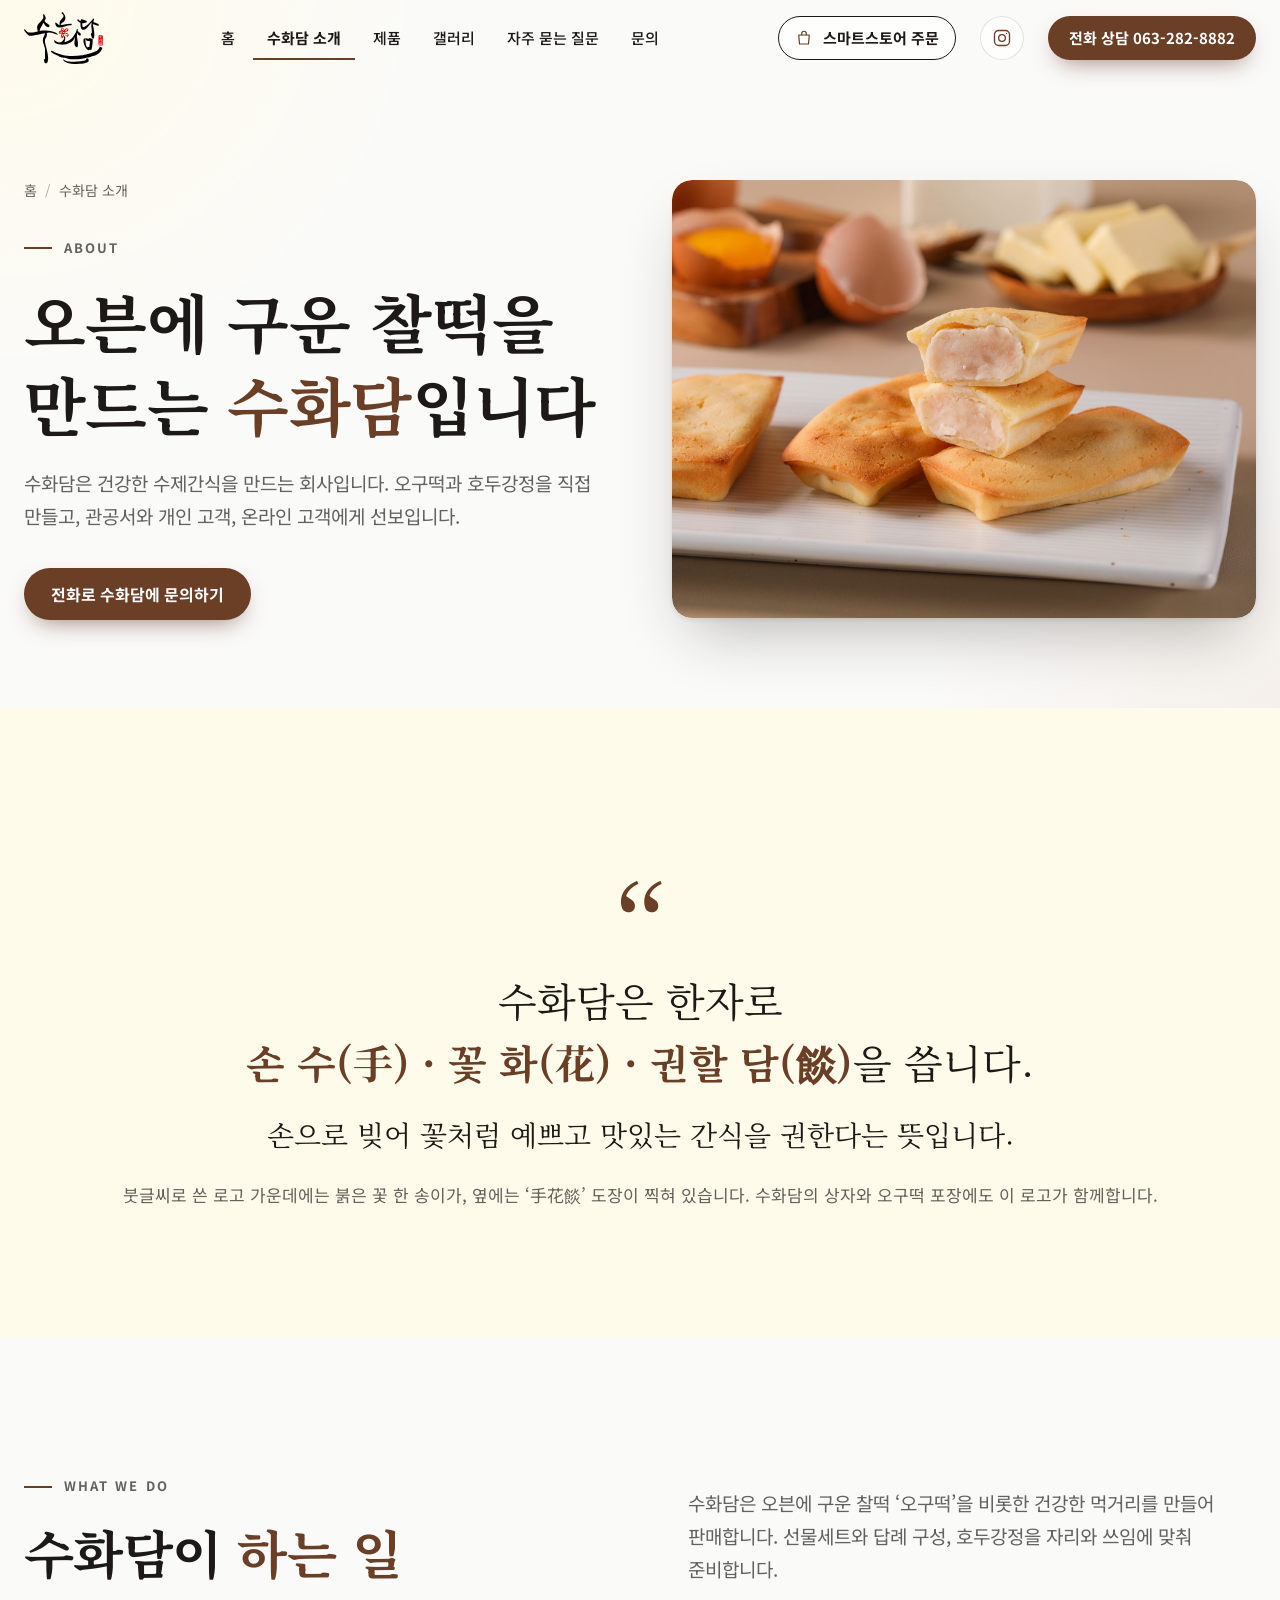
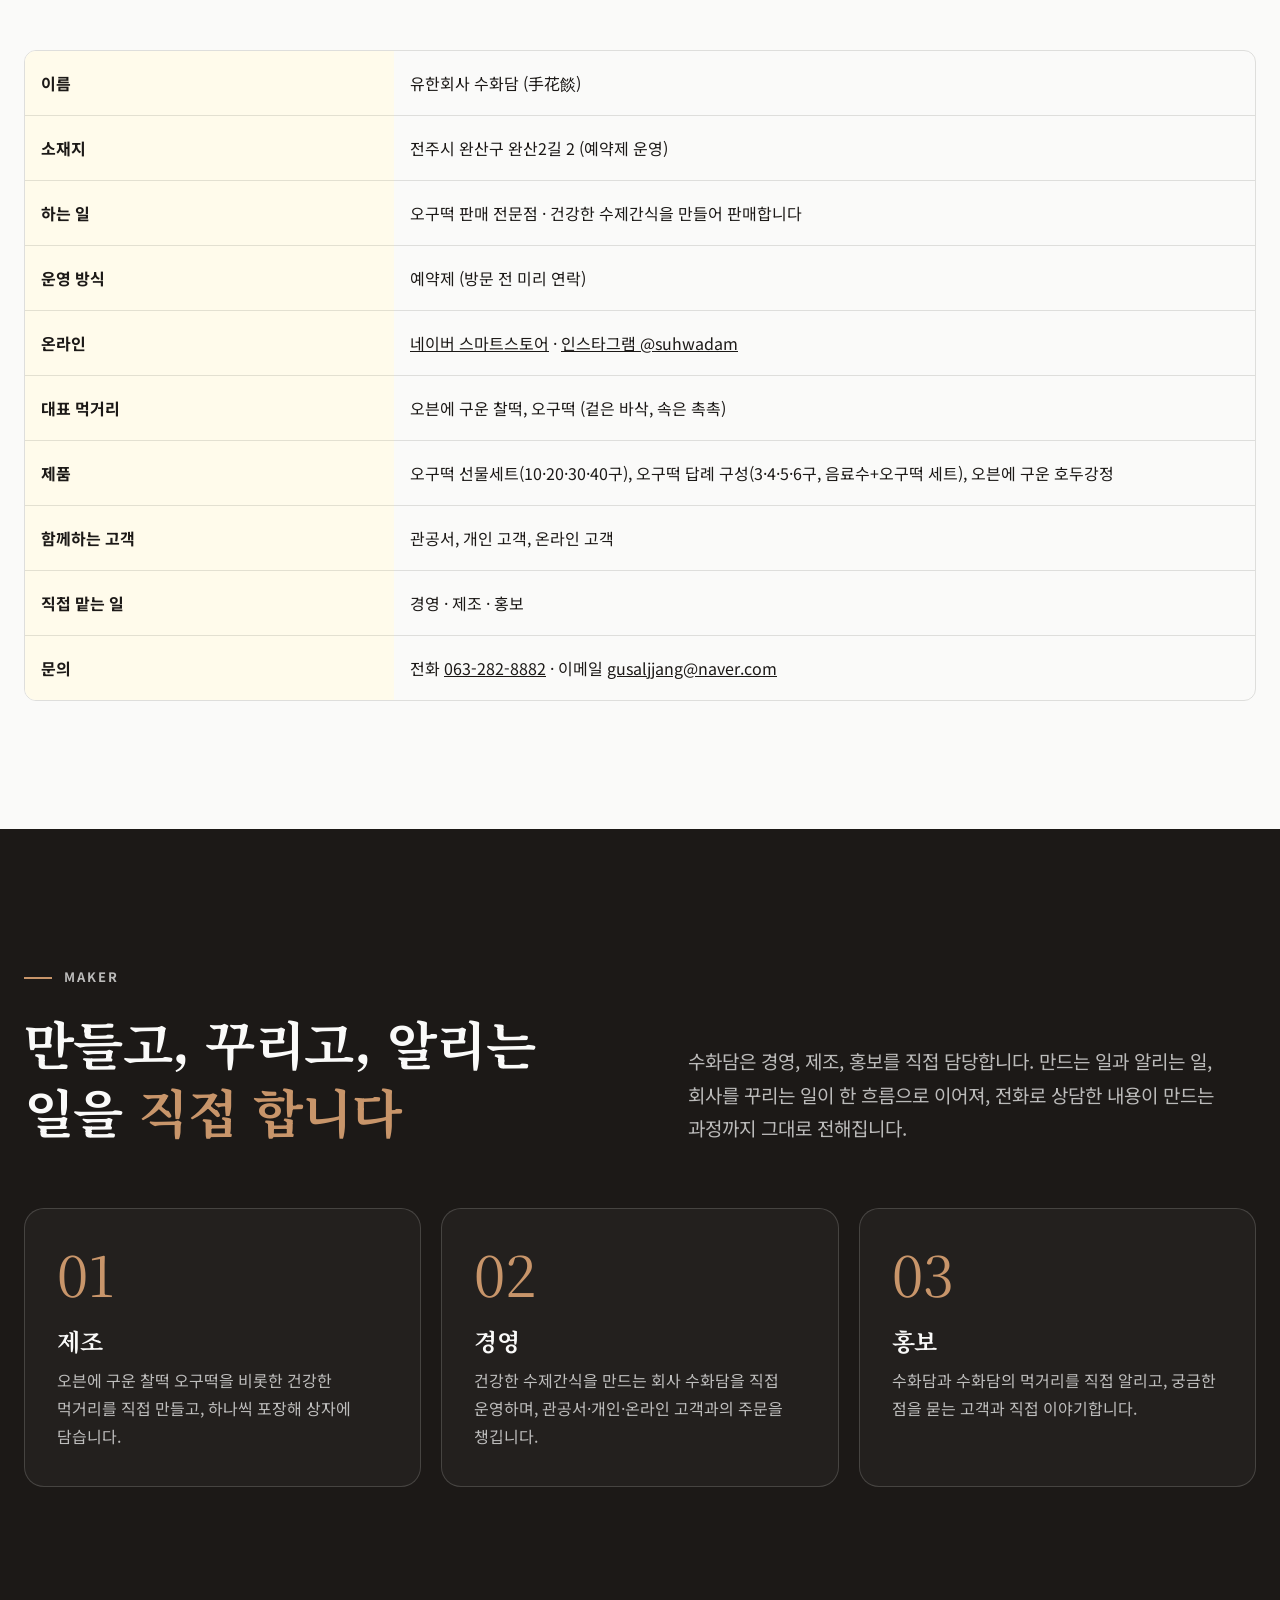
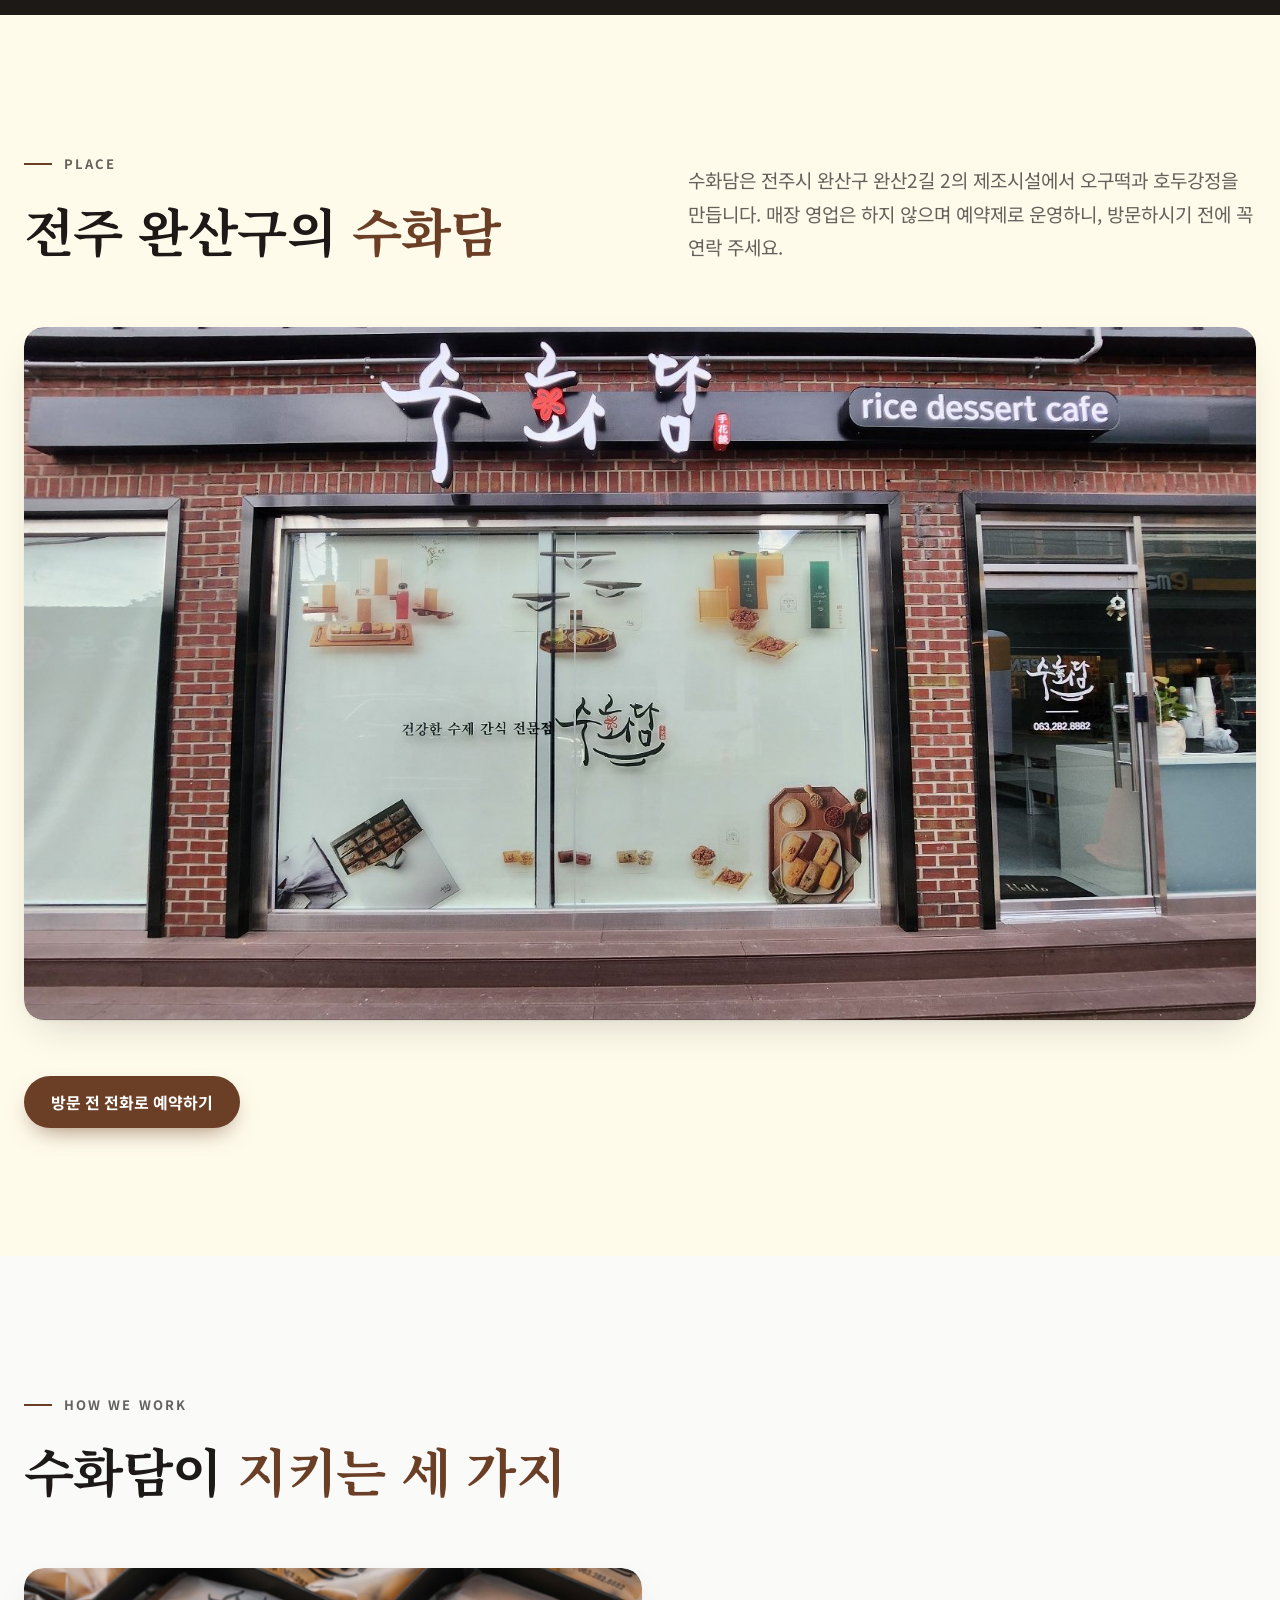
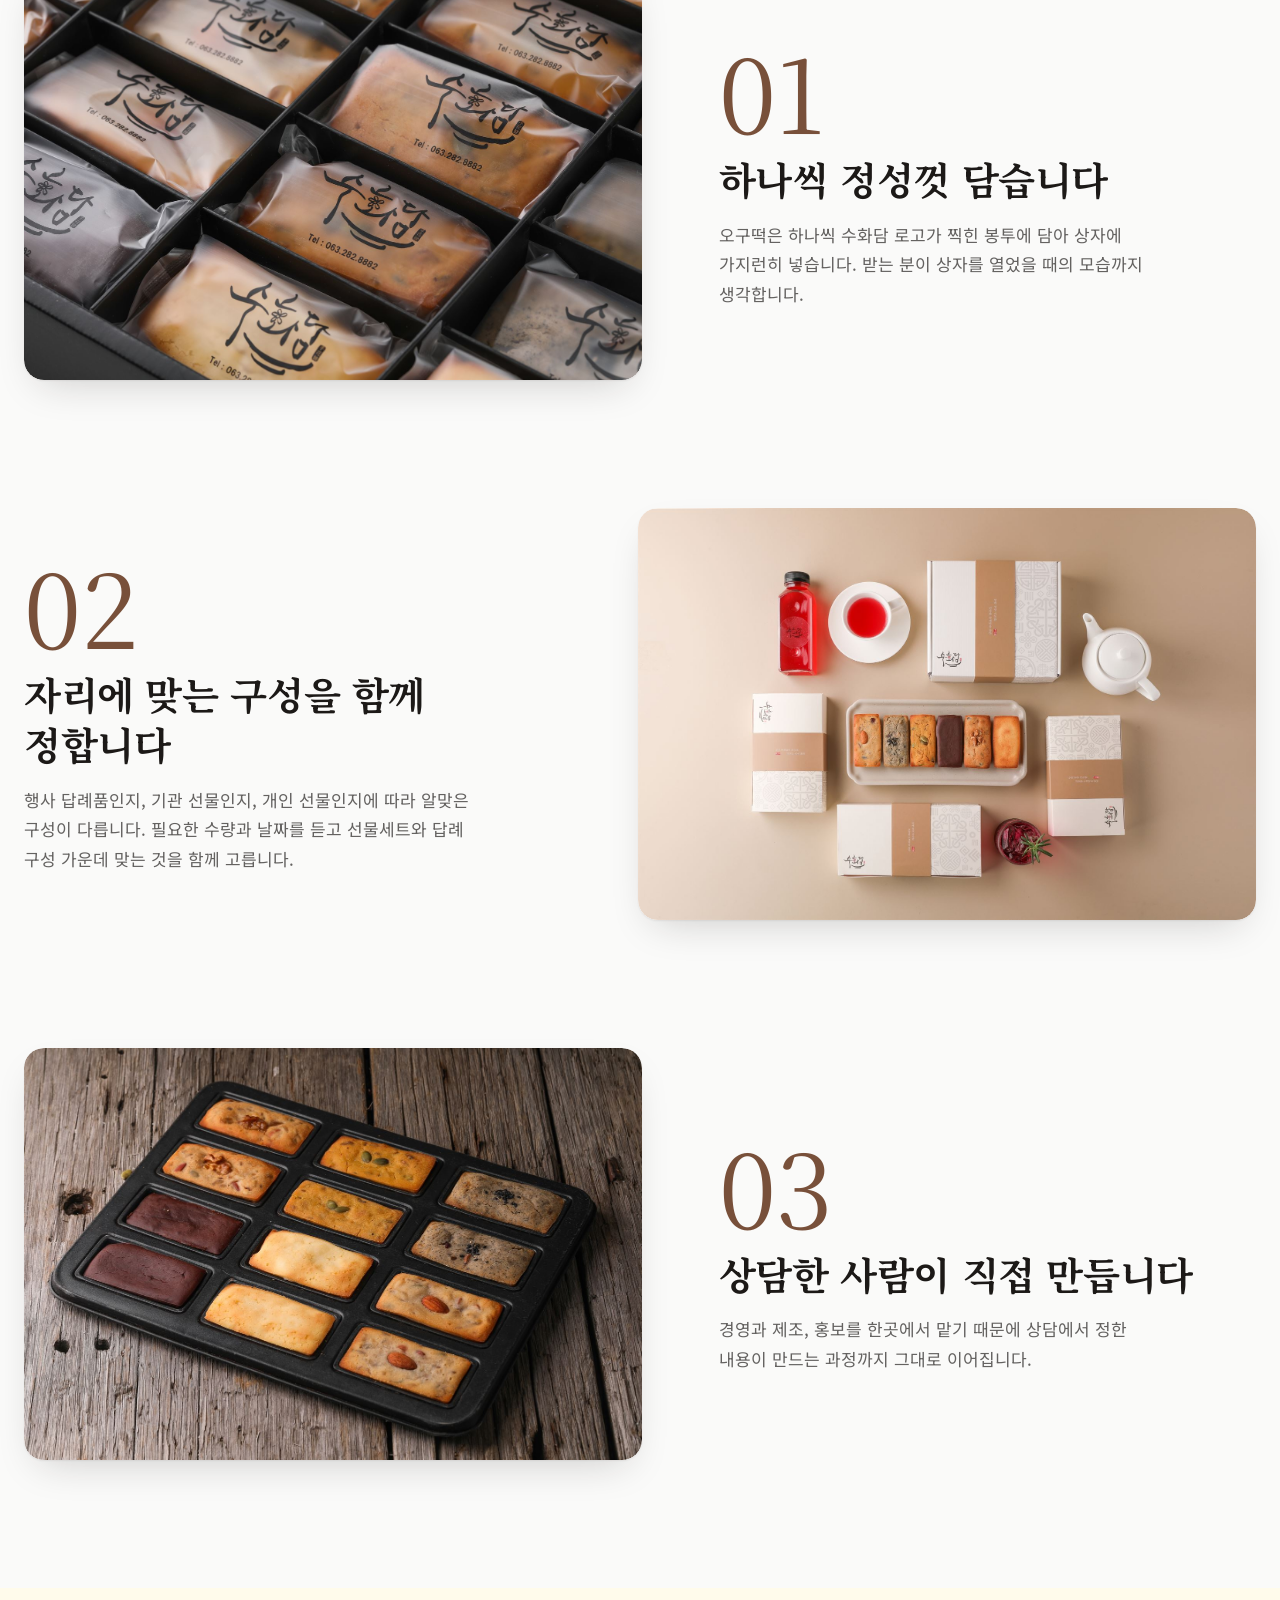
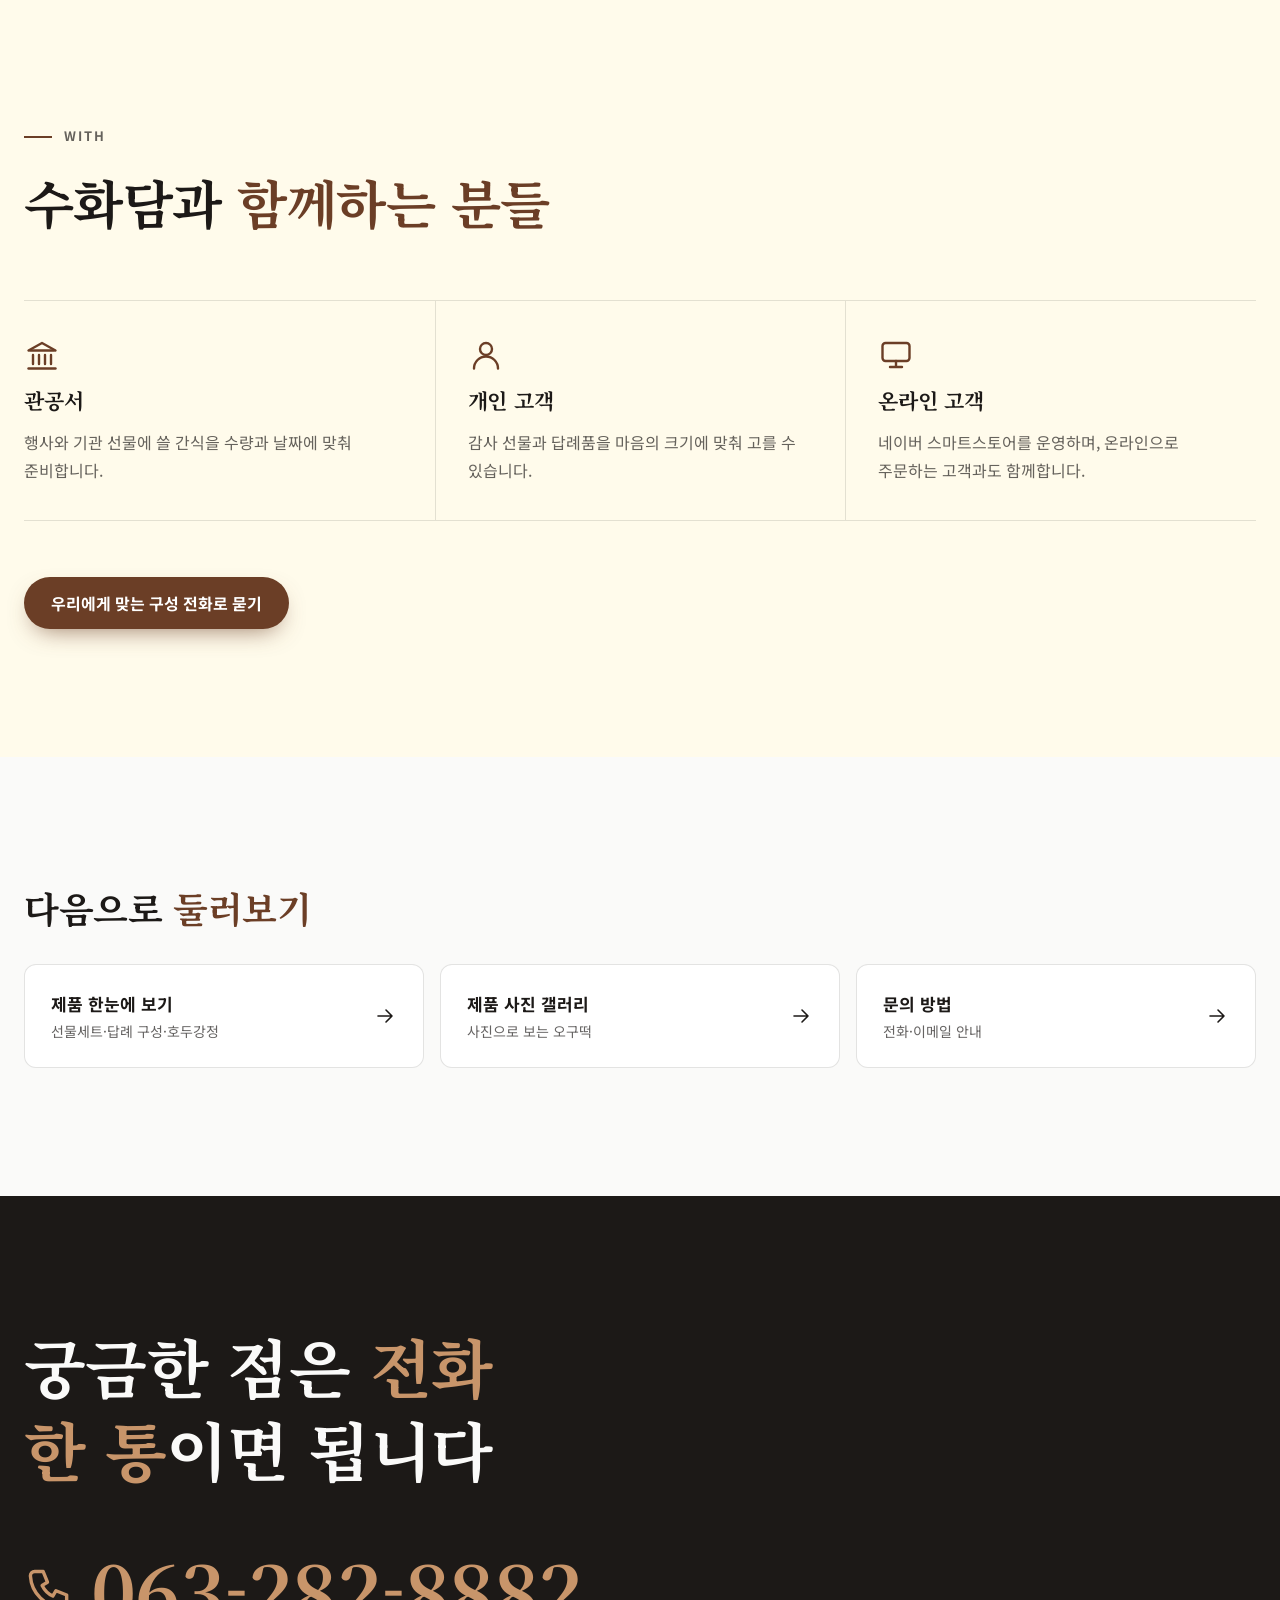
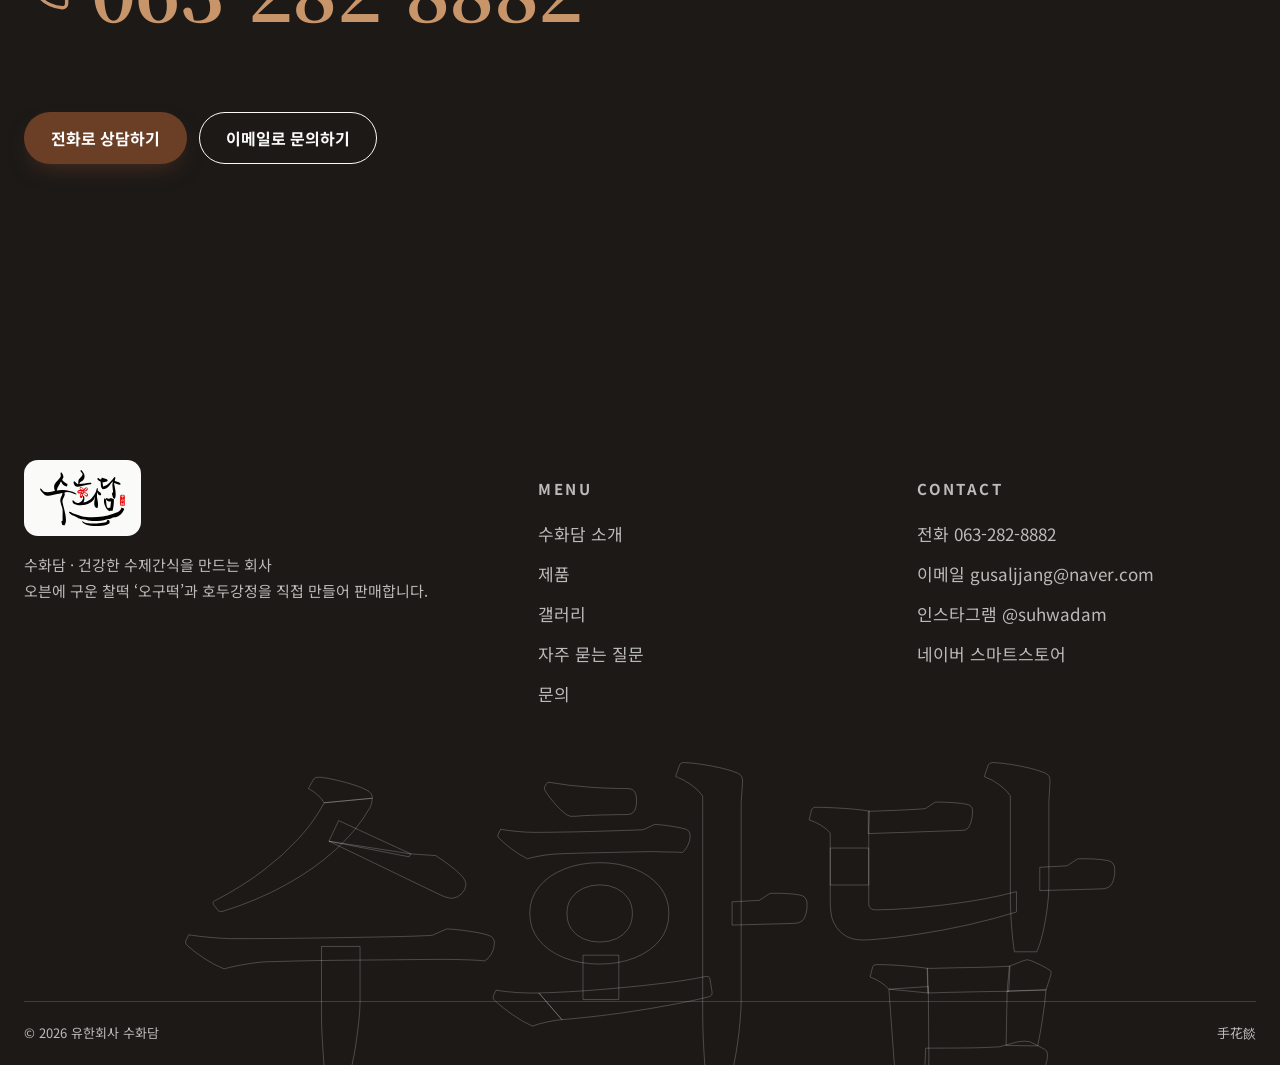
<file: about.html>
<!DOCTYPE html>
<html lang="ko">
<head>
  <meta charset="UTF-8">
  <meta name="viewport" content="width=device-width, initial-scale=1">
  <title>수화담 소개 | 오구떡을 직접 만드는 수제간식 회사</title>
  <meta name="description" content="수화담(手花餤)은 오븐에 구운 찰떡 오구떡을 비롯한 건강한 수제간식을 만드는 회사입니다. 경영·제조·홍보를 직접 맡아 관공서·개인·온라인 고객과 함께합니다.">
  <link rel="canonical" href="https://suhwadam.github.io/AI--12/about.html">
  <meta property="og:type" content="website">
  <meta property="og:site_name" content="수화담">
  <meta property="og:title" content="수화담 소개 | 오구떡을 직접 만드는 수제간식 회사">
  <meta property="og:description" content="경영·제조·홍보를 직접 맡아 건강한 수제간식을 만드는 수화담을 소개합니다.">
  <meta property="og:url" content="https://suhwadam.github.io/AI--12/about.html">
  <meta property="og:image" content="https://suhwadam.github.io/AI--12/images/og-image.jpg">
  <meta name="theme-color" content="#fafaf9">
  <link rel="icon" href="images/logo.svg" type="image/svg+xml">
  <link rel="preconnect" href="https://fonts.googleapis.com">
  <link rel="preconnect" href="https://fonts.gstatic.com" crossorigin>
  <link href="https://fonts.googleapis.com/css2?family=Noto+Sans+KR:wght@400;500;700&family=Noto+Serif+KR:wght@600;700&display=swap" rel="stylesheet">
  <link rel="stylesheet" href="style.css">
  <script type="application/ld+json">
  {
    "@context": "https://schema.org",
    "@graph": [
      { "@type": "AboutPage", "name": "수화담 소개", "url": "https://suhwadam.github.io/AI--12/about.html", "about": { "@type": "Organization", "name": "수화담", "alternateName": "手花餤", "legalName": "유한회사 수화담", "address": { "@type": "PostalAddress", "streetAddress": "완산2길 2", "addressLocality": "전주시 완산구", "addressRegion": "전북특별자치도", "addressCountry": "KR" }, "sameAs": ["https://www.instagram.com/suhwadam/", "https://smartstore.naver.com/suhwadam"], "telephone": "+82-63-282-8882", "email": "gusaljjang@naver.com", "url": "https://suhwadam.github.io/AI--12/" } },
      { "@type": "BreadcrumbList", "itemListElement": [
        { "@type": "ListItem", "position": 1, "name": "홈", "item": "https://suhwadam.github.io/AI--12/" },
        { "@type": "ListItem", "position": 2, "name": "수화담 소개", "item": "https://suhwadam.github.io/AI--12/about.html" } ] }
    ]
  }
  </script>
</head>
<body>
  <a class="skip-link" href="#main">본문 바로가기</a>

  <header class="site-header">
    <div class="wrap header-inner">
      <a class="brand" href="index.html" aria-label="수화담 홈"><img src="images/logo.svg" width="79" height="52" alt="수화담 手花餤 붓글씨 로고"></a>
      <nav class="site-nav" id="site-nav" aria-label="주 메뉴">
        <ul>
          <li><a href="index.html">홈</a></li>
          <li><a href="about.html" aria-current="page">수화담 소개</a></li>
          <li><a href="products.html">제품</a></li>
          <li><a href="gallery.html">갤러리</a></li>
          <li><a href="faq.html">자주 묻는 질문</a></li>
          <li><a href="contact.html">문의</a></li>
        </ul>
      </nav>
      <a class="btn btn-line header-store" href="https://smartstore.naver.com/suhwadam" target="_blank" rel="noopener"><svg class="icon icon-sm" viewBox="0 0 24 24" aria-hidden="true"><path d="M5 8h14l-1 12H6L5 8z"/><path d="M9 8V6a3 3 0 0 1 6 0v2"/></svg> 스마트스토어 주문</a>
      <a class="header-ig" href="https://www.instagram.com/suhwadam/" target="_blank" rel="noopener" aria-label="수화담 인스타그램 (새 창)" title="인스타그램 @suhwadam"><svg class="icon" viewBox="0 0 24 24" aria-hidden="true"><rect x="3" y="3" width="18" height="18" rx="5"/><circle cx="12" cy="12" r="4"/><path d="M17.5 6.5h.01"/></svg><span>인스타그램</span></a>
      <a class="btn btn-primary header-cta" href="tel:0632828882">전화 상담 063-282-8882</a>
      <button type="button" class="nav-toggle" aria-controls="site-nav" aria-expanded="false" aria-label="메뉴 열기">
        <svg class="icon" viewBox="0 0 24 24" aria-hidden="true"><path d="M4 7h16M4 12h16M4 17h16"/></svg>
      </button>
    </div>
  </header>

  <main id="main">

    <section class="page-hero with-media" aria-labelledby="page-title">
      <div class="wrap">
        <div>
          <ol class="crumbs"><li><a href="index.html">홈</a></li><li aria-current="page">수화담 소개</li></ol>
          <p class="eyebrow rise">About</p>
          <h1 id="page-title" class="rise" style="--d:.1s">오븐에 구운 찰떡을 만드는 <em>수화담</em>입니다</h1>
          <p class="lead rise" style="--d:.2s">수화담은 건강한 수제간식을 만드는 회사입니다. 오구떡과 호두강정을 직접 만들고, 관공서와 개인 고객, 온라인 고객에게 선보입니다.</p>
          <div class="actions rise" style="--d:.3s">
            <a class="btn btn-primary" href="tel:0632828882">전화로 수화담에 문의하기</a>
          </div>
        </div>
        <div class="hero-pic rise" style="--d:.2s">
          <div class="ph-box"><img src="images/product-2.jpg" width="1800" height="1200" alt="반으로 자른 노릇한 오구떡과 달걀, 버터가 놓인 모습"></div>
        </div>
      </div>
    </section>

    <!-- 이름 이야기 -->
    <section class="section section-soft statement" aria-labelledby="name-title">
      <div class="wrap">
        <p class="eyebrow reveal">Our name</p>
        <h2 id="name-title" class="sr-only">수화담이라는 이름</h2>
        <blockquote class="reveal">
          <p class="quote">수화담은 한자로<br><b>손 수(手) · 꽃 화(花) · 권할 담(餤)</b>을 씁니다.</p>
          <p class="quote" style="font-size:clamp(20px,2.4vw,28px);margin-top:20px">손으로 빚어 꽃처럼 예쁘고 맛있는 간식을 권한다는 뜻입니다.</p>
        </blockquote>
        <p class="sub reveal">붓글씨로 쓴 로고 가운데에는 붉은 꽃 한 송이가, 옆에는 ‘手花餤’ 도장이 찍혀 있습니다. 수화담의 상자와 오구떡 포장에도 이 로고가 함께합니다.</p>
      </div>
    </section>

    <!-- 하는 일 -->
    <section class="section" aria-labelledby="what-title">
      <div class="wrap">
        <div class="section-head split">
          <div>
            <p class="eyebrow reveal">What we do</p>
            <h2 id="what-title" class="section-title reveal">수화담이 <em>하는 일</em></h2>
          </div>
          <p class="lead reveal">수화담은 오븐에 구운 찰떡 ‘오구떡’을 비롯한 건강한 먹거리를 만들어 판매합니다. 선물세트와 답례 구성, 호두강정을 자리와 쓰임에 맞춰 준비합니다.</p>
        </div>
        <div class="table-scroll reveal">
          <table class="info-table">
            <tbody>
              <tr><th scope="row">이름</th><td>유한회사 수화담 (手花餤)</td></tr>
              <tr><th scope="row">소재지</th><td>전주시 완산구 완산2길 2 (예약제 운영)</td></tr>
              <tr><th scope="row">하는 일</th><td>오구떡 판매 전문점 · 건강한 수제간식을 만들어 판매합니다</td></tr>
              <tr><th scope="row">운영 방식</th><td>예약제 (방문 전 미리 연락)</td></tr>
              <tr><th scope="row">온라인</th><td><a href="https://smartstore.naver.com/suhwadam" target="_blank" rel="noopener">네이버 스마트스토어</a> · <a href="https://www.instagram.com/suhwadam/" target="_blank" rel="noopener">인스타그램 @suhwadam</a></td></tr>
              <tr><th scope="row">대표 먹거리</th><td>오븐에 구운 찰떡, 오구떡 (겉은 바삭, 속은 촉촉)</td></tr>
              <tr><th scope="row">제품</th><td>오구떡 선물세트(10·20·30·40구), 오구떡 답례 구성(3·4·5·6구, 음료수+오구떡 세트), 오븐에 구운 호두강정</td></tr>
              <tr><th scope="row">함께하는 고객</th><td>관공서, 개인 고객, 온라인 고객</td></tr>
              <tr><th scope="row">직접 맡는 일</th><td>경영 · 제조 · 홍보</td></tr>
              <tr><th scope="row">문의</th><td>전화 <a href="tel:0632828882">063-282-8882</a> · 이메일 <a href="mailto:gusaljjang@naver.com">gusaljjang@naver.com</a></td></tr>
            </tbody>
          </table>
        </div>
        <!-- 입력 필요: 사무실·작업장 위치(공개 가능한 경우), 문의 가능 시간 -->
      </div>
    </section>

    <!-- 만드는 사람 (담당자 소개) -->
    <section class="section section-dark" id="maker" aria-labelledby="maker-title">
      <div class="wrap">
        <div class="section-head split">
          <div>
            <p class="eyebrow reveal">Maker</p>
            <h2 id="maker-title" class="section-title reveal">만들고, 꾸리고, 알리는 일을 <em>직접 합니다</em></h2>
          </div>
          <p class="lead reveal">수화담은 경영, 제조, 홍보를 직접 담당합니다. 만드는 일과 알리는 일, 회사를 꾸리는 일이 한 흐름으로 이어져, 전화로 상담한 내용이 만드는 과정까지 그대로 전해집니다.</p>
        </div>
        <!-- 입력 필요: 대표 이름·직책, 자격·경력·활동(확인된 것만), 대표 사진(images/profile-1.jpg) -->
        <div class="roles" data-stagger>
          <div class="role reveal"><span class="r-num">01</span><h3>제조</h3><p>오븐에 구운 찰떡 오구떡을 비롯한 건강한 먹거리를 직접 만들고, 하나씩 포장해 상자에 담습니다.</p></div>
          <div class="role reveal"><span class="r-num">02</span><h3>경영</h3><p>건강한 수제간식을 만드는 회사 수화담을 직접 운영하며, 관공서·개인·온라인 고객과의 주문을 챙깁니다.</p></div>
          <div class="role reveal"><span class="r-num">03</span><h3>홍보</h3><p>수화담과 수화담의 먹거리를 직접 알리고, 궁금한 점을 묻는 고객과 직접 이야기합니다.</p></div>
        </div>
      </div>
    </section>

    <!-- 수화담의 공간 -->
    <section class="section section-soft" aria-labelledby="space-title">
      <div class="wrap">
        <div class="section-head split">
          <div>
            <p class="eyebrow reveal">Place</p>
            <h2 id="space-title" class="section-title reveal">전주 완산구의 <em>수화담</em></h2>
          </div>
          <p class="lead reveal">수화담은 전주시 완산구 완산2길 2의 제조시설에서 오구떡과 호두강정을 만듭니다. 매장 영업은 하지 않으며 예약제로 운영하니, 방문하시기 전에 꼭 연락 주세요.</p>
        </div>
        <div class="reveal" style="border-radius:var(--radius);overflow:hidden;box-shadow:var(--shadow)">
          <div class="ph-box" style="aspect-ratio:16/9"><img src="images/space-1.jpg" width="1600" height="901" loading="lazy" alt="붉은 벽돌 건물에 수화담 간판이 걸리고 유리창에 제품 사진이 붙은 매장 외관"></div>
        </div>
        <div class="section-cta reveal">
          <a class="btn btn-primary" href="tel:0632828882">방문 전 전화로 예약하기</a>
        </div>
      </div>
    </section>

    <!-- 일하는 원칙 -->
    <section class="section" aria-labelledby="way-title">
      <div class="wrap">
        <div class="section-head">
          <p class="eyebrow reveal">How we work</p>
          <h2 id="way-title" class="section-title reveal">수화담이 <em>지키는 세 가지</em></h2>
        </div>
        <div class="highlights">
          <article class="hl">
            <div class="hl-media wide reveal"><div class="ph-box"><img src="images/gift-close.jpg" width="1600" height="1067" loading="lazy" alt="수화담 로고가 찍힌 투명 봉투에 하나씩 담긴 오구떡이 상자에 가지런히 놓인 모습"></div></div>
            <div class="reveal">
              <span class="hl-num">01</span>
              <h3>하나씩 정성껏 담습니다</h3>
              <p>오구떡은 하나씩 수화담 로고가 찍힌 봉투에 담아 상자에 가지런히 넣습니다. 받는 분이 상자를 열었을 때의 모습까지 생각합니다.</p>
            </div>
          </article>
          <article class="hl">
            <div class="hl-media wide reveal"><div class="ph-box"><img src="images/favor-top.jpg" width="1600" height="1067" loading="lazy" alt="베이지 바탕 위에서 내려다본 답례 상자, 오구떡 접시, 붉은 음료와 찻주전자"></div></div>
            <div class="reveal">
              <span class="hl-num">02</span>
              <h3>자리에 맞는 구성을 함께 정합니다</h3>
              <p>행사 답례품인지, 기관 선물인지, 개인 선물인지에 따라 알맞은 구성이 다릅니다. 필요한 수량과 날짜를 듣고 선물세트와 답례 구성 가운데 맞는 것을 함께 고릅니다.</p>
            </div>
          </article>
          <article class="hl">
            <div class="hl-media wide reveal"><div class="ph-box"><img src="images/product-14.jpg" width="1400" height="933" loading="lazy" alt="검은 틀에 담긴 여러 맛의 오구떡 열두 개"></div></div>
            <div class="reveal">
              <span class="hl-num">03</span>
              <h3>상담한 사람이 직접 만듭니다</h3>
              <p>경영과 제조, 홍보를 한곳에서 맡기 때문에 상담에서 정한 내용이 만드는 과정까지 그대로 이어집니다.</p>
            </div>
          </article>
        </div>
      </div>
    </section>

    <!-- 함께하는 고객 -->
    <section class="section section-soft" aria-labelledby="with-title">
      <div class="wrap">
        <div class="section-head">
          <p class="eyebrow reveal">With</p>
          <h2 id="with-title" class="section-title reveal">수화담과 <em>함께하는 분들</em></h2>
        </div>
        <ul class="need-list" data-stagger>
          <li class="reveal">
            <svg class="icon" viewBox="0 0 24 24" aria-hidden="true"><path d="M3 9l9-5 9 5"/><path d="M4 9h16"/><path d="M6 12v6M10 12v6M14 12v6M18 12v6"/><path d="M3 21h18"/></svg>
            <h3>관공서</h3>
            <p>행사와 기관 선물에 쓸 간식을 수량과 날짜에 맞춰 준비합니다.</p>
          </li>
          <li class="reveal">
            <svg class="icon" viewBox="0 0 24 24" aria-hidden="true"><circle cx="12" cy="8" r="4"/><path d="M4 21a8 8 0 0 1 16 0"/></svg>
            <h3>개인 고객</h3>
            <p>감사 선물과 답례품을 마음의 크기에 맞춰 고를 수 있습니다.</p>
          </li>
          <li class="reveal">
            <svg class="icon" viewBox="0 0 24 24" aria-hidden="true"><rect x="3" y="4" width="18" height="12" rx="2"/><path d="M8 20h8M12 16v4"/></svg>
            <h3>온라인 고객</h3>
            <p>네이버 스마트스토어를 운영하며, 온라인으로 주문하는 고객과도 함께합니다.</p>
          </li>
        </ul>
        <div class="section-cta reveal">
          <a class="btn btn-primary" href="tel:0632828882">우리에게 맞는 구성 전화로 묻기</a>
        </div>
      </div>
    </section>

    <!-- 다음 페이지 -->
    <section class="section" aria-labelledby="next-title">
      <div class="wrap">
        <h2 id="next-title" class="section-title reveal" style="font-size:clamp(26px,3vw,36px);margin-bottom:32px">다음으로 <em>둘러보기</em></h2>
        <div class="next-links reveal">
          <a href="products.html"><span>제품 한눈에 보기<small>선물세트·답례 구성·호두강정</small></span><svg class="icon" viewBox="0 0 24 24" aria-hidden="true"><path d="M5 12h14M13 6l6 6-6 6"/></svg></a>
          <a href="gallery.html"><span>제품 사진 갤러리<small>사진으로 보는 오구떡</small></span><svg class="icon" viewBox="0 0 24 24" aria-hidden="true"><path d="M5 12h14M13 6l6 6-6 6"/></svg></a>
          <a href="contact.html"><span>문의 방법<small>전화·이메일 안내</small></span><svg class="icon" viewBox="0 0 24 24" aria-hidden="true"><path d="M5 12h14M13 6l6 6-6 6"/></svg></a>
        </div>
      </div>
    </section>

    <section class="section cta-band" aria-labelledby="cta-title">
      <div class="wrap">
        <h2 id="cta-title" class="reveal">궁금한 점은 <em>전화 한 통</em>이면 됩니다</h2>
        <a class="phone-big reveal" href="tel:0632828882">
          <svg class="icon" viewBox="0 0 24 24" aria-hidden="true"><path d="M5 4h4l2 5-2.5 1.5a11 11 0 0 0 5 5L15 13l5 2v4a2 2 0 0 1-2 2A16 16 0 0 1 3 6a2 2 0 0 1 2-2"/></svg>
          063-282-8882
        </a>
        <div class="section-cta reveal">
          <a class="btn btn-primary" href="tel:0632828882">전화로 상담하기</a>
          <a class="btn btn-line" href="mailto:gusaljjang@naver.com">이메일로 문의하기</a>
        </div>
      </div>
    </section>

  </main>

  <footer class="site-footer">
    <div class="wrap">
      <div class="footer-grid">
        <div>
          <a class="footer-logo" href="index.html" aria-label="수화담 홈"><img src="images/logo.svg" width="85" height="56" alt="수화담 手花餤 붓글씨 로고"></a>
          <p>수화담 · 건강한 수제간식을 만드는 회사<br>오븐에 구운 찰떡 ‘오구떡’과 호두강정을 직접 만들어 판매합니다.</p>
        </div>
        <nav aria-label="하단 메뉴">
          <p class="footer-title">MENU</p>
          <ul>
            <li><a href="about.html">수화담 소개</a></li>
            <li><a href="products.html">제품</a></li>
            <li><a href="gallery.html">갤러리</a></li>
            <li><a href="faq.html">자주 묻는 질문</a></li>
            <li><a href="contact.html">문의</a></li>
          </ul>
        </nav>
        <div>
          <p class="footer-title">CONTACT</p>
          <ul>
            <li><a href="tel:0632828882">전화 063-282-8882</a></li>
            <li><a href="mailto:gusaljjang@naver.com">이메일 gusaljjang@naver.com</a></li>
            <li><a href="https://www.instagram.com/suhwadam/" target="_blank" rel="noopener">인스타그램 @suhwadam</a></li>
            <li><a href="https://smartstore.naver.com/suhwadam" target="_blank" rel="noopener">네이버 스마트스토어</a></li>
          </ul>
        </div>
      </div>
    </div>
    <div class="giant" aria-hidden="true">수화담</div>
    <div class="wrap"><p class="copy"><span>© <span data-year>2026</span> 유한회사 수화담</span><span>手花餤</span></p></div>
  </footer>

  <div class="mobile-bar">
    <a class="btn btn-primary" href="tel:0632828882">전화 상담</a>
    <a class="btn btn-line" href="https://smartstore.naver.com/suhwadam" target="_blank" rel="noopener">스마트스토어 주문</a>
  </div>

  <script src="script.js"></script>
</body>
</html>
</file>
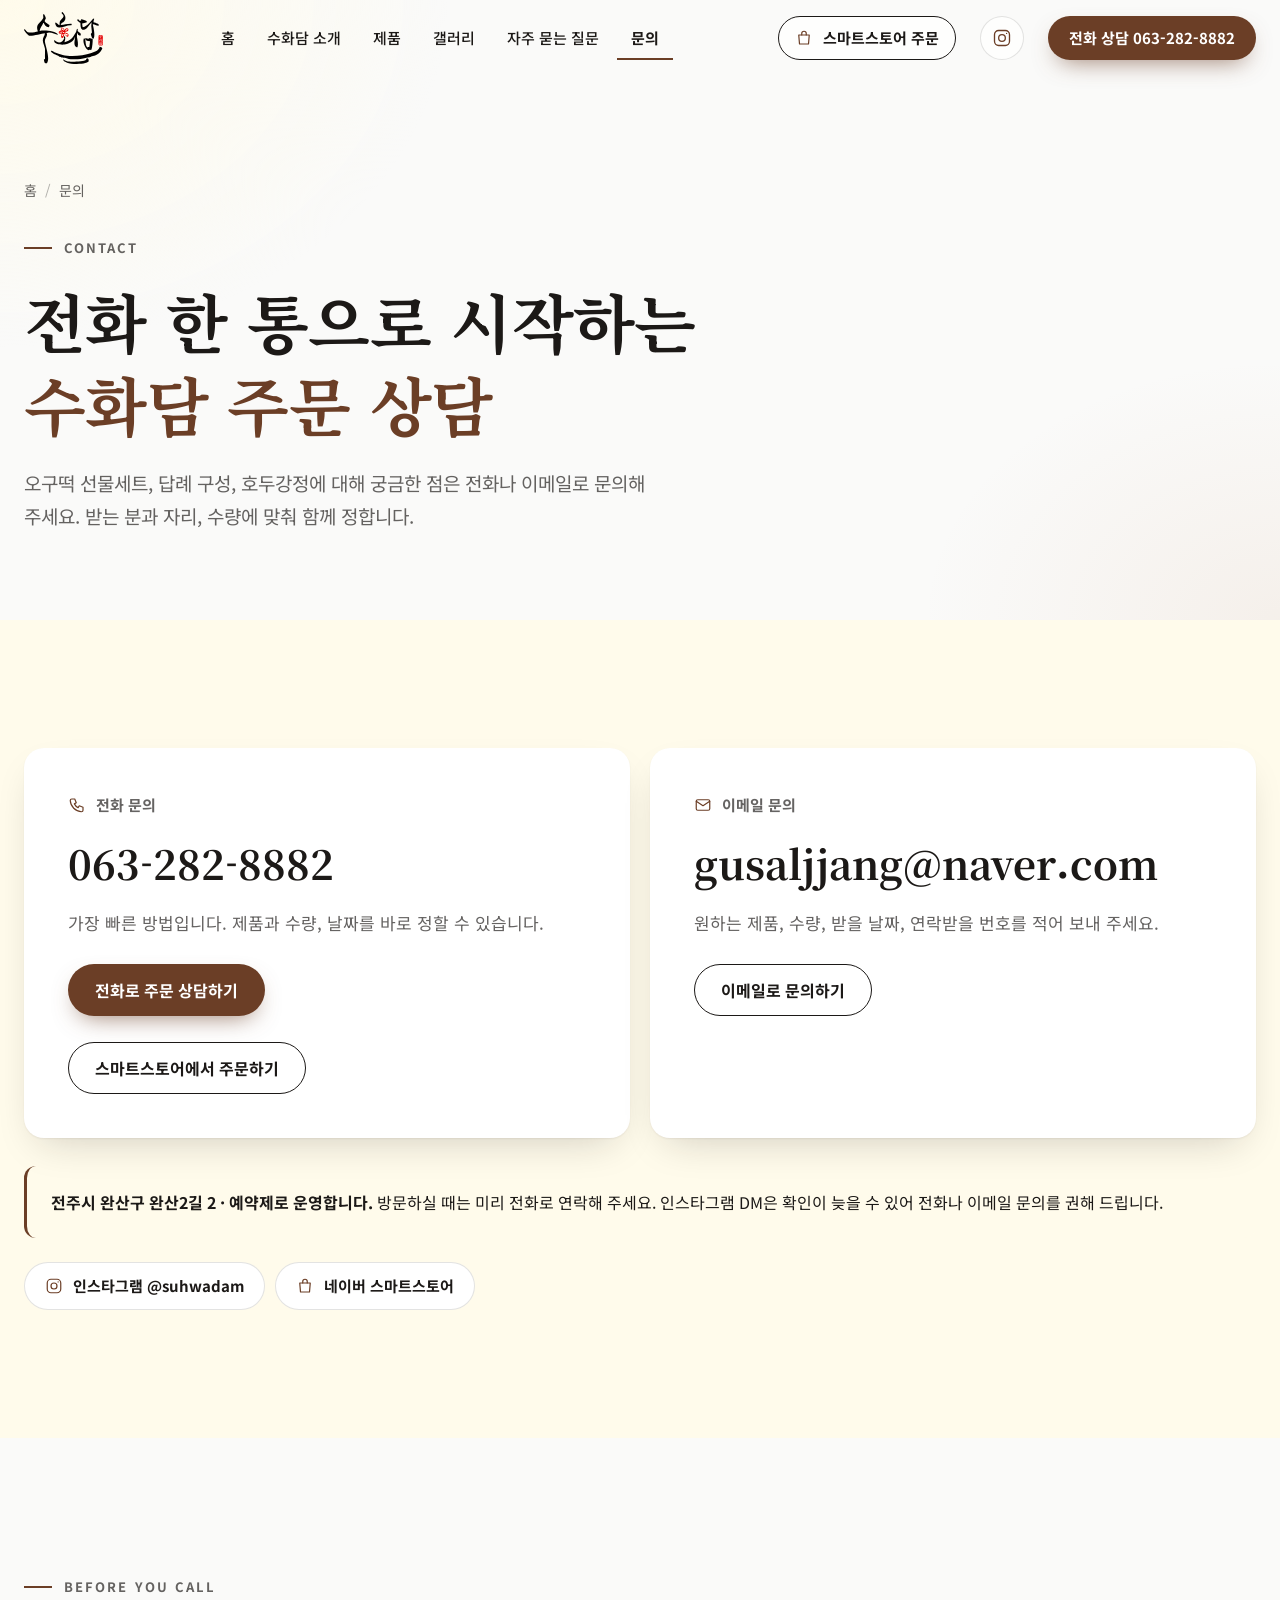
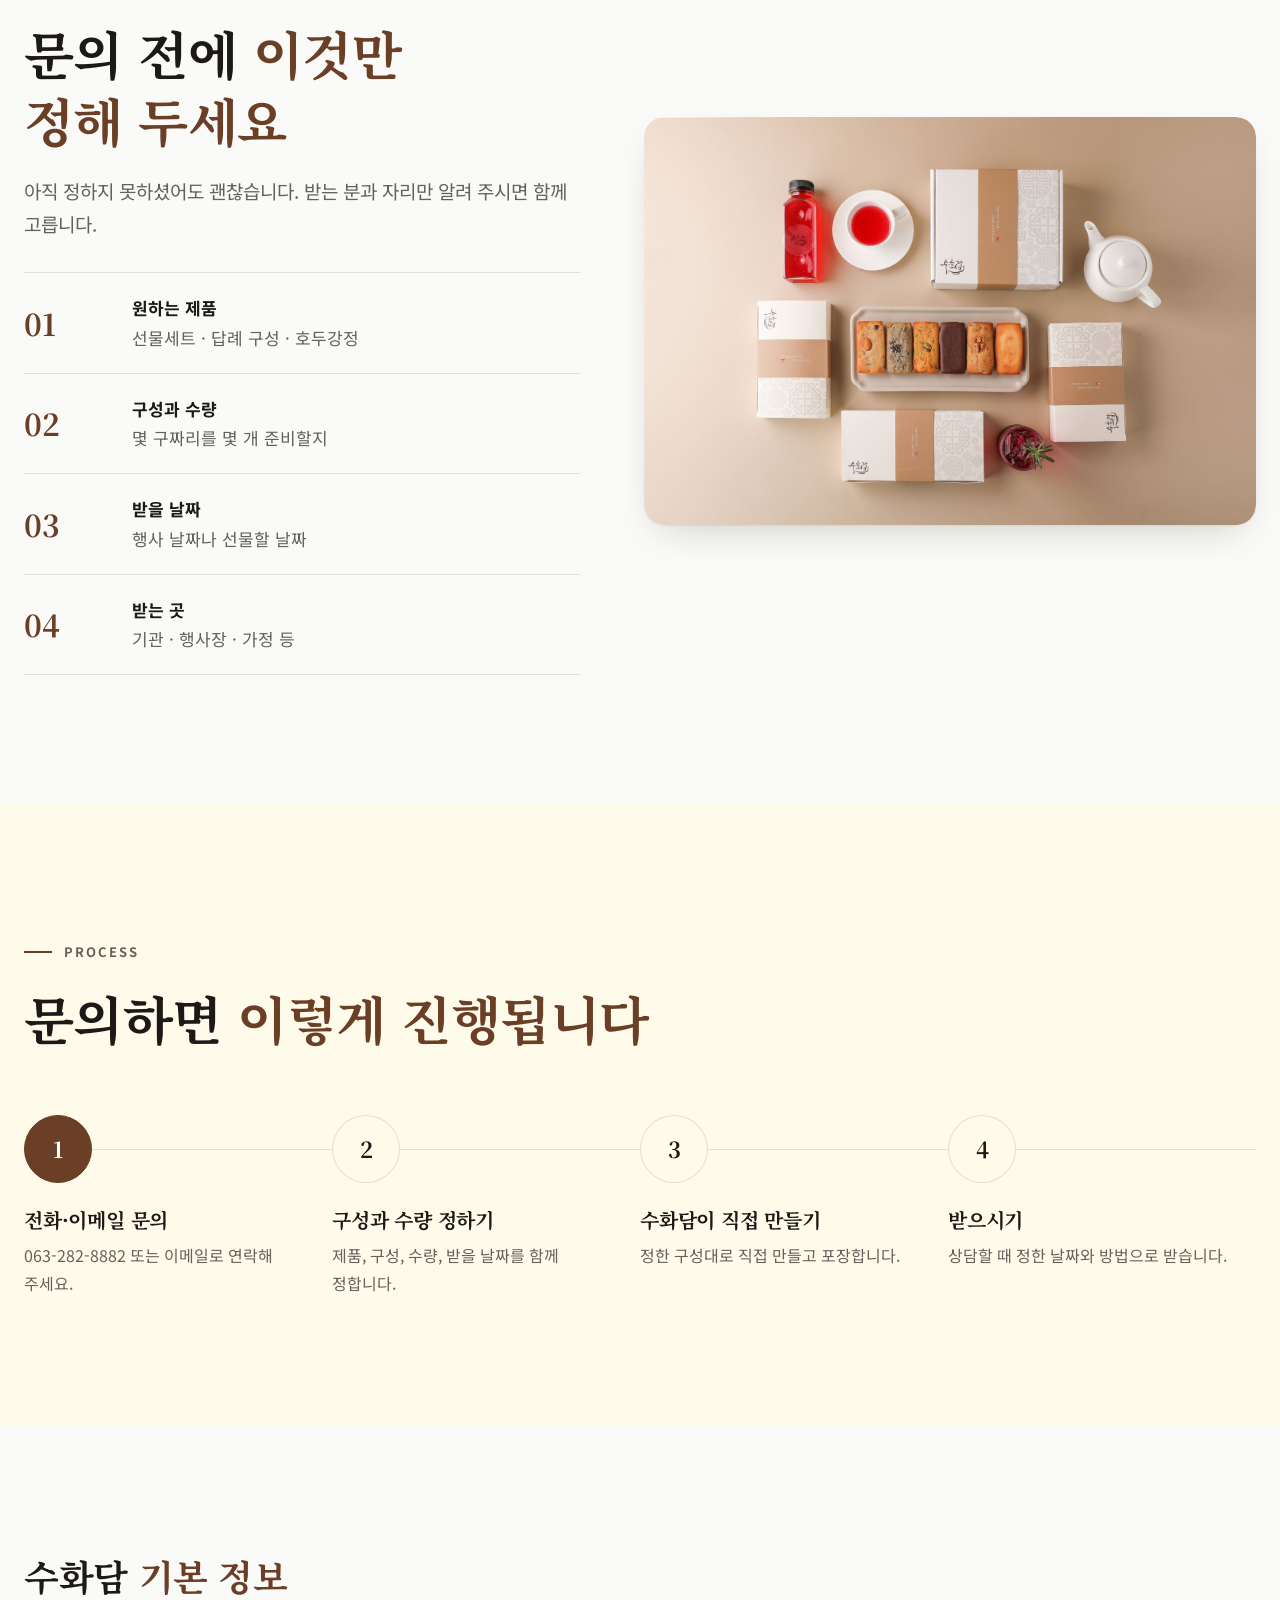
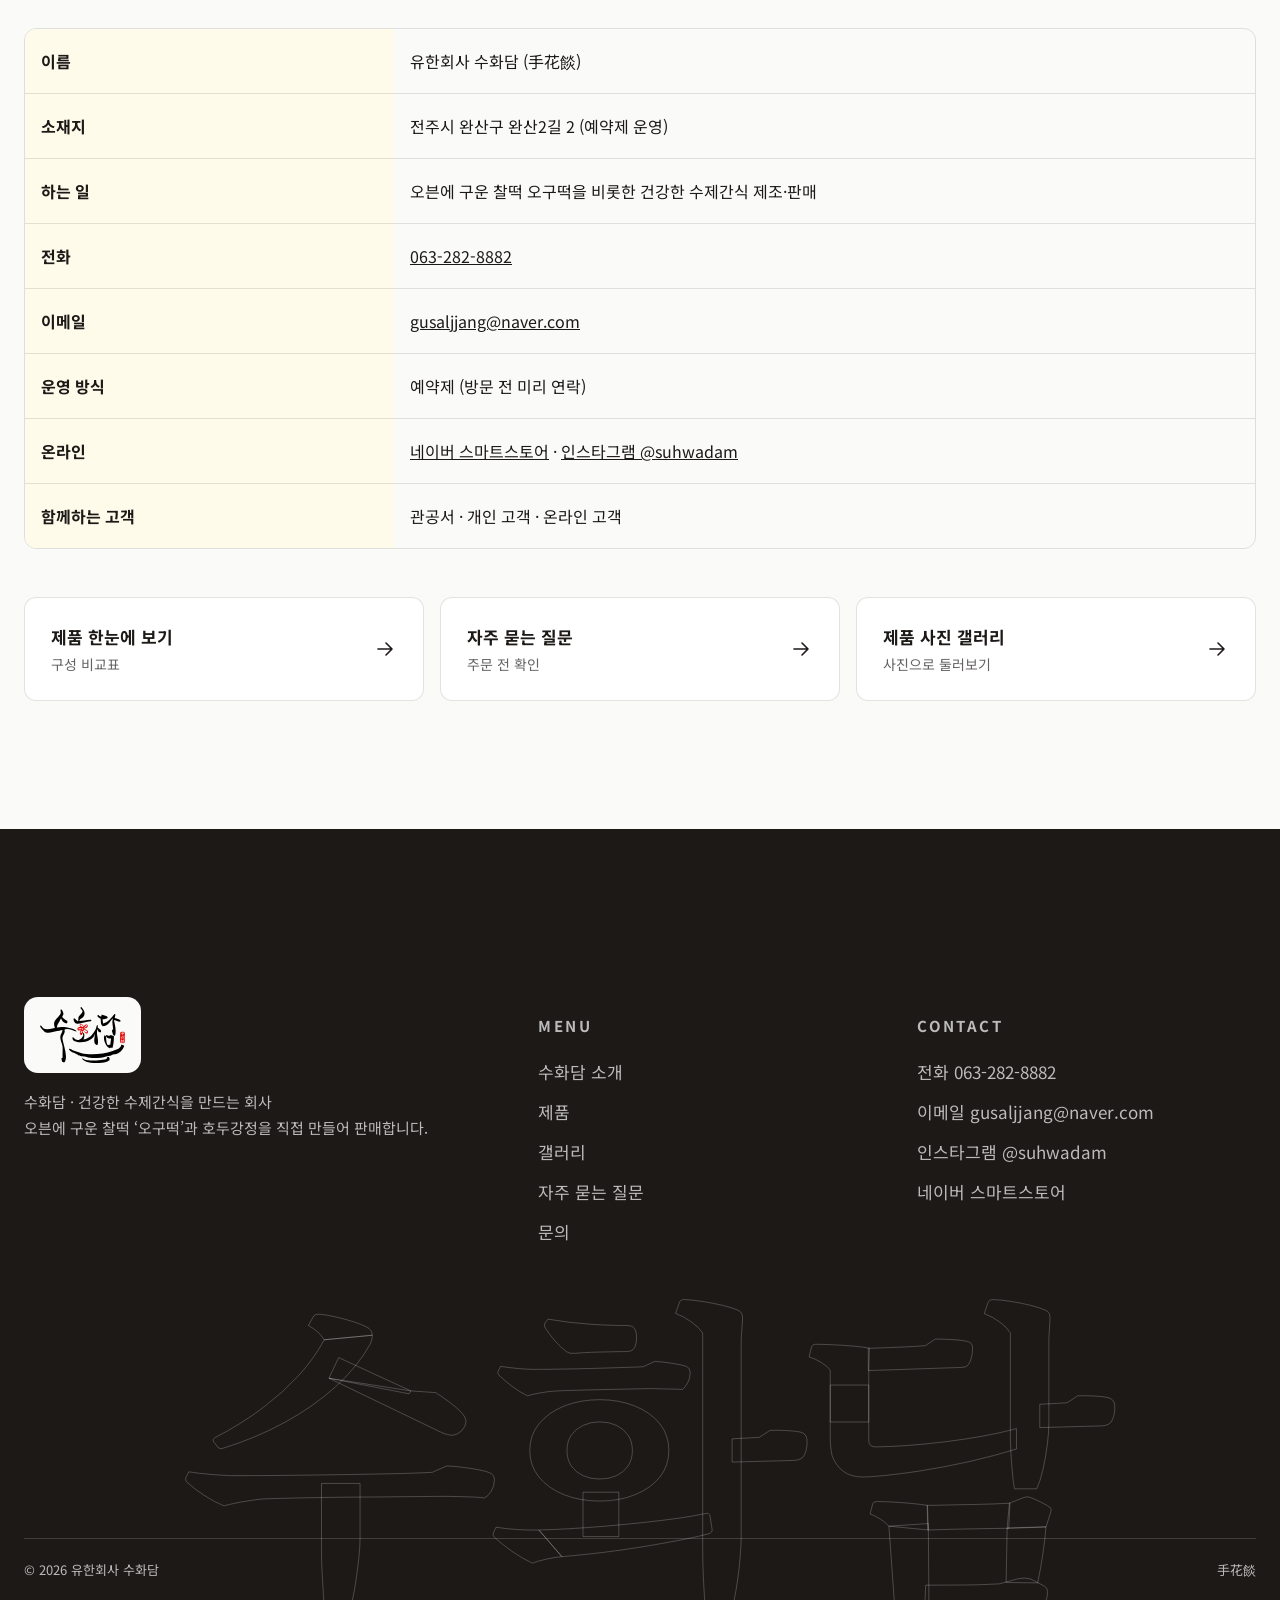
<file: contact.html>
<!DOCTYPE html>
<html lang="ko">
<head>
  <meta charset="UTF-8">
  <meta name="viewport" content="width=device-width, initial-scale=1">
  <title>문의 | 전화 063-282-8882 · 이메일 상담 | 수화담</title>
  <meta name="description" content="수화담 오구떡 선물세트·답례품·호두강정 문의는 전화 063-282-8882 또는 이메일 gusaljjang@naver.com으로 해 주세요. 문의 전 준비할 내용도 안내합니다.">
  <link rel="canonical" href="https://suhwadam.github.io/AI--12/contact.html">
  <meta property="og:type" content="website">
  <meta property="og:site_name" content="수화담">
  <meta property="og:title" content="문의 | 수화담">
  <meta property="og:description" content="전화 063-282-8882 · 이메일 gusaljjang@naver.com">
  <meta property="og:url" content="https://suhwadam.github.io/AI--12/contact.html">
  <meta property="og:image" content="https://suhwadam.github.io/AI--12/images/og-image.jpg">
  <meta name="theme-color" content="#fafaf9">
  <link rel="icon" href="images/logo.svg" type="image/svg+xml">
  <link rel="preconnect" href="https://fonts.googleapis.com">
  <link rel="preconnect" href="https://fonts.gstatic.com" crossorigin>
  <link href="https://fonts.googleapis.com/css2?family=Noto+Sans+KR:wght@400;500;700&family=Noto+Serif+KR:wght@600;700&display=swap" rel="stylesheet">
  <link rel="stylesheet" href="style.css">
  <script type="application/ld+json">
  {
    "@context": "https://schema.org",
    "@graph": [
      { "@type": "ContactPage", "name": "수화담 문의", "url": "https://suhwadam.github.io/AI--12/contact.html",
        "mainEntity": { "@type": "Organization", "name": "수화담", "legalName": "유한회사 수화담", "address": { "@type": "PostalAddress", "streetAddress": "완산2길 2", "addressLocality": "전주시 완산구", "addressRegion": "전북특별자치도", "addressCountry": "KR" }, "sameAs": ["https://www.instagram.com/suhwadam/", "https://smartstore.naver.com/suhwadam"], "telephone": "+82-63-282-8882", "email": "gusaljjang@naver.com",
          "contactPoint": { "@type": "ContactPoint", "contactType": "customer service", "telephone": "+82-63-282-8882", "email": "gusaljjang@naver.com", "availableLanguage": "Korean" } } },
      { "@type": "BreadcrumbList", "itemListElement": [
        { "@type": "ListItem", "position": 1, "name": "홈", "item": "https://suhwadam.github.io/AI--12/" },
        { "@type": "ListItem", "position": 2, "name": "문의", "item": "https://suhwadam.github.io/AI--12/contact.html" } ] }
    ]
  }
  </script>
</head>
<body>
  <a class="skip-link" href="#main">본문 바로가기</a>

  <header class="site-header">
    <div class="wrap header-inner">
      <a class="brand" href="index.html" aria-label="수화담 홈"><img src="images/logo.svg" width="79" height="52" alt="수화담 手花餤 붓글씨 로고"></a>
      <nav class="site-nav" id="site-nav" aria-label="주 메뉴">
        <ul>
          <li><a href="index.html">홈</a></li>
          <li><a href="about.html">수화담 소개</a></li>
          <li><a href="products.html">제품</a></li>
          <li><a href="gallery.html">갤러리</a></li>
          <li><a href="faq.html">자주 묻는 질문</a></li>
          <li><a href="contact.html" aria-current="page">문의</a></li>
        </ul>
      </nav>
      <a class="btn btn-line header-store" href="https://smartstore.naver.com/suhwadam" target="_blank" rel="noopener"><svg class="icon icon-sm" viewBox="0 0 24 24" aria-hidden="true"><path d="M5 8h14l-1 12H6L5 8z"/><path d="M9 8V6a3 3 0 0 1 6 0v2"/></svg> 스마트스토어 주문</a>
      <a class="header-ig" href="https://www.instagram.com/suhwadam/" target="_blank" rel="noopener" aria-label="수화담 인스타그램 (새 창)" title="인스타그램 @suhwadam"><svg class="icon" viewBox="0 0 24 24" aria-hidden="true"><rect x="3" y="3" width="18" height="18" rx="5"/><circle cx="12" cy="12" r="4"/><path d="M17.5 6.5h.01"/></svg><span>인스타그램</span></a>
      <a class="btn btn-primary header-cta" href="tel:0632828882">전화 상담 063-282-8882</a>
      <button type="button" class="nav-toggle" aria-controls="site-nav" aria-expanded="false" aria-label="메뉴 열기">
        <svg class="icon" viewBox="0 0 24 24" aria-hidden="true"><path d="M4 7h16M4 12h16M4 17h16"/></svg>
      </button>
    </div>
  </header>

  <main id="main">

    <section class="page-hero" aria-labelledby="page-title">
      <div class="wrap">
        <ol class="crumbs"><li><a href="index.html">홈</a></li><li aria-current="page">문의</li></ol>
        <p class="eyebrow rise">Contact</p>
        <h1 id="page-title" class="rise" style="--d:.1s">전화 한 통으로 시작하는 <em>수화담 주문 상담</em></h1>
        <p class="lead rise" style="--d:.2s">오구떡 선물세트, 답례 구성, 호두강정에 대해 궁금한 점은 전화나 이메일로 문의해 주세요. 받는 분과 자리, 수량에 맞춰 함께 정합니다.</p>
      </div>
    </section>

    <section class="section section-soft" aria-labelledby="ways-title">
      <div class="wrap">
        <h2 id="ways-title" class="sr-only">문의 방법</h2>
        <div class="contact-cards" data-stagger>
          <div class="c-card reveal">
            <p class="label"><svg class="icon icon-sm" viewBox="0 0 24 24" aria-hidden="true"><path d="M5 4h4l2 5-2.5 1.5a11 11 0 0 0 5 5L15 13l5 2v4a2 2 0 0 1-2 2A16 16 0 0 1 3 6a2 2 0 0 1 2-2"/></svg>전화 문의</p>
            <a class="big" href="tel:0632828882">063-282-8882</a>
            <p class="muted" style="color:var(--muted)">가장 빠른 방법입니다. 제품과 수량, 날짜를 바로 정할 수 있습니다.</p>
            <a class="btn btn-primary" href="tel:0632828882">전화로 주문 상담하기</a>
            <a class="btn btn-line" href="https://smartstore.naver.com/suhwadam" target="_blank" rel="noopener">스마트스토어에서 주문하기</a>
          </div>
          <div class="c-card reveal">
            <p class="label"><svg class="icon icon-sm" viewBox="0 0 24 24" aria-hidden="true"><rect x="3" y="5" width="18" height="14" rx="2"/><path d="M3 7l9 6 9-6"/></svg>이메일 문의</p>
            <a class="big" href="mailto:gusaljjang@naver.com">gusaljjang@naver.com</a>
            <p class="muted" style="color:var(--muted)">원하는 제품, 수량, 받을 날짜, 연락받을 번호를 적어 보내 주세요.</p>
            <a class="btn btn-line" href="mailto:gusaljjang@naver.com?subject=%5B%EC%88%98%ED%99%94%EB%8B%B4%5D%20%EC%A3%BC%EB%AC%B8%20%EB%AC%B8%EC%9D%98&body=%EC%9B%90%ED%95%98%EB%8A%94%20%EC%A0%9C%ED%92%88%3A%0A%EC%88%98%EB%9F%89%3A%0A%EB%B0%9B%EC%9D%84%20%EB%82%A0%EC%A7%9C%3A%0A%EB%B0%9B%EB%8A%94%20%EA%B3%B3%3A%0A%EC%97%B0%EB%9D%BD%EB%B0%9B%EC%9D%84%20%EB%B2%88%ED%98%B8%3A%0A">이메일로 문의하기</a>
          </div>
        </div>
        <p class="note-box reveal" style="margin-top:28px"><b>전주시 완산구 완산2길 2 · 예약제로 운영합니다.</b> 방문하실 때는 미리 전화로 연락해 주세요. 인스타그램 DM은 확인이 늦을 수 있어 전화나 이메일 문의를 권해 드립니다.</p>
        <div class="channels reveal">
          <a class="channel" href="https://www.instagram.com/suhwadam/" target="_blank" rel="noopener"><svg class="icon icon-sm" viewBox="0 0 24 24" aria-hidden="true"><rect x="3" y="3" width="18" height="18" rx="5"/><circle cx="12" cy="12" r="4"/><path d="M17.5 6.5h.01"/></svg><span>인스타그램 @suhwadam</span></a>
          <a class="channel" href="https://smartstore.naver.com/suhwadam" target="_blank" rel="noopener"><svg class="icon icon-sm" viewBox="0 0 24 24" aria-hidden="true"><path d="M5 8h14l-1 12H6L5 8z"/><path d="M9 8V6a3 3 0 0 1 6 0v2"/></svg><span>네이버 스마트스토어</span></a>
        </div>
        <!-- 입력 필요: 문의 가능 시간, 공개 가능한 사무실·작업장 위치와 지도, 블로그·네이버 플레이스 주소 -->
      </div>
    </section>

    <section class="section" aria-labelledby="ready-title">
      <div class="wrap favor-wrap">
        <div>
          <p class="eyebrow reveal">Before you call</p>
          <h2 id="ready-title" class="section-title reveal">문의 전에 <em>이것만 정해 두세요</em></h2>
          <p class="lead reveal">아직 정하지 못하셨어도 괜찮습니다. 받는 분과 자리만 알려 주시면 함께 고릅니다.</p>
          <ul class="favor-list reveal" style="margin-top:32px">
            <li><b>01</b><span><strong>원하는 제품</strong>선물세트 · 답례 구성 · 호두강정</span></li>
            <li><b>02</b><span><strong>구성과 수량</strong>몇 구짜리를 몇 개 준비할지</span></li>
            <li><b>03</b><span><strong>받을 날짜</strong>행사 날짜나 선물할 날짜</span></li>
            <li><b>04</b><span><strong>받는 곳</strong>기관 · 행사장 · 가정 등</span></li>
          </ul>
        </div>
        <div class="favor-media reveal">
          <div class="ph-box"><img src="images/favor-top.jpg" width="1600" height="1067" loading="lazy" alt="베이지 바탕 위에서 내려다본 답례 상자, 오구떡 접시, 붉은 음료와 찻주전자"></div>
        </div>
      </div>
    </section>

    <section class="section section-soft" aria-labelledby="flow-title">
      <div class="wrap">
        <div class="section-head">
          <p class="eyebrow reveal">Process</p>
          <h2 id="flow-title" class="section-title reveal">문의하면 <em>이렇게 진행됩니다</em></h2>
        </div>
        <ol class="steps" data-stagger>
          <li class="reveal"><span class="s-num">1</span><h3>전화·이메일 문의</h3><p>063-282-8882 또는 이메일로 연락해 주세요.</p></li>
          <li class="reveal"><span class="s-num">2</span><h3>구성과 수량 정하기</h3><p>제품, 구성, 수량, 받을 날짜를 함께 정합니다.</p></li>
          <li class="reveal"><span class="s-num">3</span><h3>수화담이 직접 만들기</h3><p>정한 구성대로 직접 만들고 포장합니다.</p></li>
          <li class="reveal"><span class="s-num">4</span><h3>받으시기</h3><p>상담할 때 정한 날짜와 방법으로 받습니다.</p></li>
        </ol>
      </div>
    </section>

    <section class="section" aria-labelledby="info-title">
      <div class="wrap">
        <h2 id="info-title" class="section-title reveal" style="font-size:clamp(26px,3vw,36px);margin-bottom:28px">수화담 <em>기본 정보</em></h2>
        <div class="table-scroll reveal">
          <table class="info-table">
            <tbody>
              <tr><th scope="row">이름</th><td>유한회사 수화담 (手花餤)</td></tr>
              <tr><th scope="row">소재지</th><td>전주시 완산구 완산2길 2 (예약제 운영)</td></tr>
              <tr><th scope="row">하는 일</th><td>오븐에 구운 찰떡 오구떡을 비롯한 건강한 수제간식 제조·판매</td></tr>
              <tr><th scope="row">전화</th><td><a href="tel:0632828882">063-282-8882</a></td></tr>
              <tr><th scope="row">이메일</th><td><a href="mailto:gusaljjang@naver.com">gusaljjang@naver.com</a></td></tr>
              <tr><th scope="row">운영 방식</th><td>예약제 (방문 전 미리 연락)</td></tr>
              <tr><th scope="row">온라인</th><td><a href="https://smartstore.naver.com/suhwadam" target="_blank" rel="noopener">네이버 스마트스토어</a> · <a href="https://www.instagram.com/suhwadam/" target="_blank" rel="noopener">인스타그램 @suhwadam</a></td></tr>
              <tr><th scope="row">함께하는 고객</th><td>관공서 · 개인 고객 · 온라인 고객</td></tr>
            </tbody>
          </table>
        </div>
        <div class="next-links reveal" style="margin-top:48px">
          <a href="products.html"><span>제품 한눈에 보기<small>구성 비교표</small></span><svg class="icon" viewBox="0 0 24 24" aria-hidden="true"><path d="M5 12h14M13 6l6 6-6 6"/></svg></a>
          <a href="faq.html"><span>자주 묻는 질문<small>주문 전 확인</small></span><svg class="icon" viewBox="0 0 24 24" aria-hidden="true"><path d="M5 12h14M13 6l6 6-6 6"/></svg></a>
          <a href="gallery.html"><span>제품 사진 갤러리<small>사진으로 둘러보기</small></span><svg class="icon" viewBox="0 0 24 24" aria-hidden="true"><path d="M5 12h14M13 6l6 6-6 6"/></svg></a>
        </div>
      </div>
    </section>

  </main>

  <footer class="site-footer">
    <div class="wrap">
      <div class="footer-grid">
        <div>
          <a class="footer-logo" href="index.html" aria-label="수화담 홈"><img src="images/logo.svg" width="85" height="56" alt="수화담 手花餤 붓글씨 로고"></a>
          <p>수화담 · 건강한 수제간식을 만드는 회사<br>오븐에 구운 찰떡 ‘오구떡’과 호두강정을 직접 만들어 판매합니다.</p>
        </div>
        <nav aria-label="하단 메뉴">
          <p class="footer-title">MENU</p>
          <ul>
            <li><a href="about.html">수화담 소개</a></li>
            <li><a href="products.html">제품</a></li>
            <li><a href="gallery.html">갤러리</a></li>
            <li><a href="faq.html">자주 묻는 질문</a></li>
            <li><a href="contact.html">문의</a></li>
          </ul>
        </nav>
        <div>
          <p class="footer-title">CONTACT</p>
          <ul>
            <li><a href="tel:0632828882">전화 063-282-8882</a></li>
            <li><a href="mailto:gusaljjang@naver.com">이메일 gusaljjang@naver.com</a></li>
            <li><a href="https://www.instagram.com/suhwadam/" target="_blank" rel="noopener">인스타그램 @suhwadam</a></li>
            <li><a href="https://smartstore.naver.com/suhwadam" target="_blank" rel="noopener">네이버 스마트스토어</a></li>
          </ul>
        </div>
      </div>
    </div>
    <div class="giant" aria-hidden="true">수화담</div>
    <div class="wrap"><p class="copy"><span>© <span data-year>2026</span> 유한회사 수화담</span><span>手花餤</span></p></div>
  </footer>

  <div class="mobile-bar">
    <a class="btn btn-primary" href="tel:0632828882">전화 상담</a>
    <a class="btn btn-line" href="https://smartstore.naver.com/suhwadam" target="_blank" rel="noopener">스마트스토어 주문</a>
  </div>

  <script src="script.js"></script>
</body>
</html>
</file>
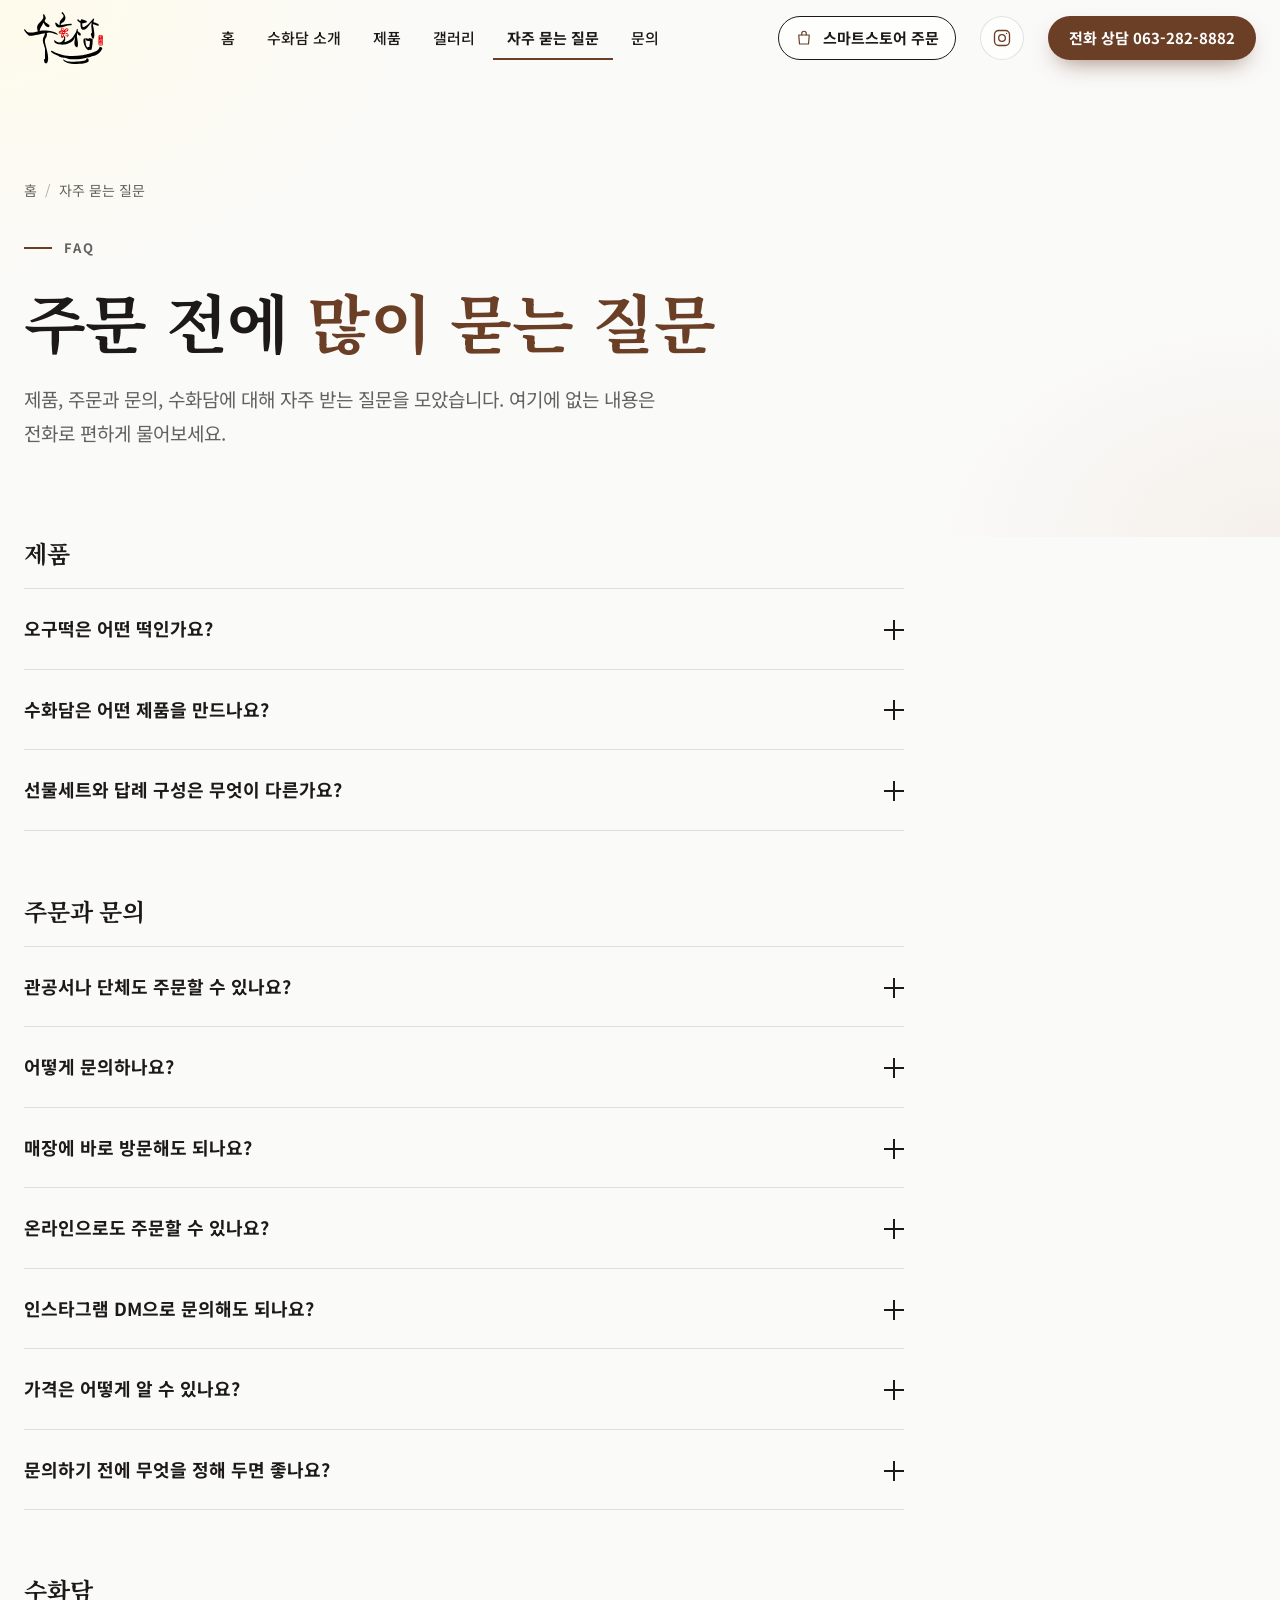
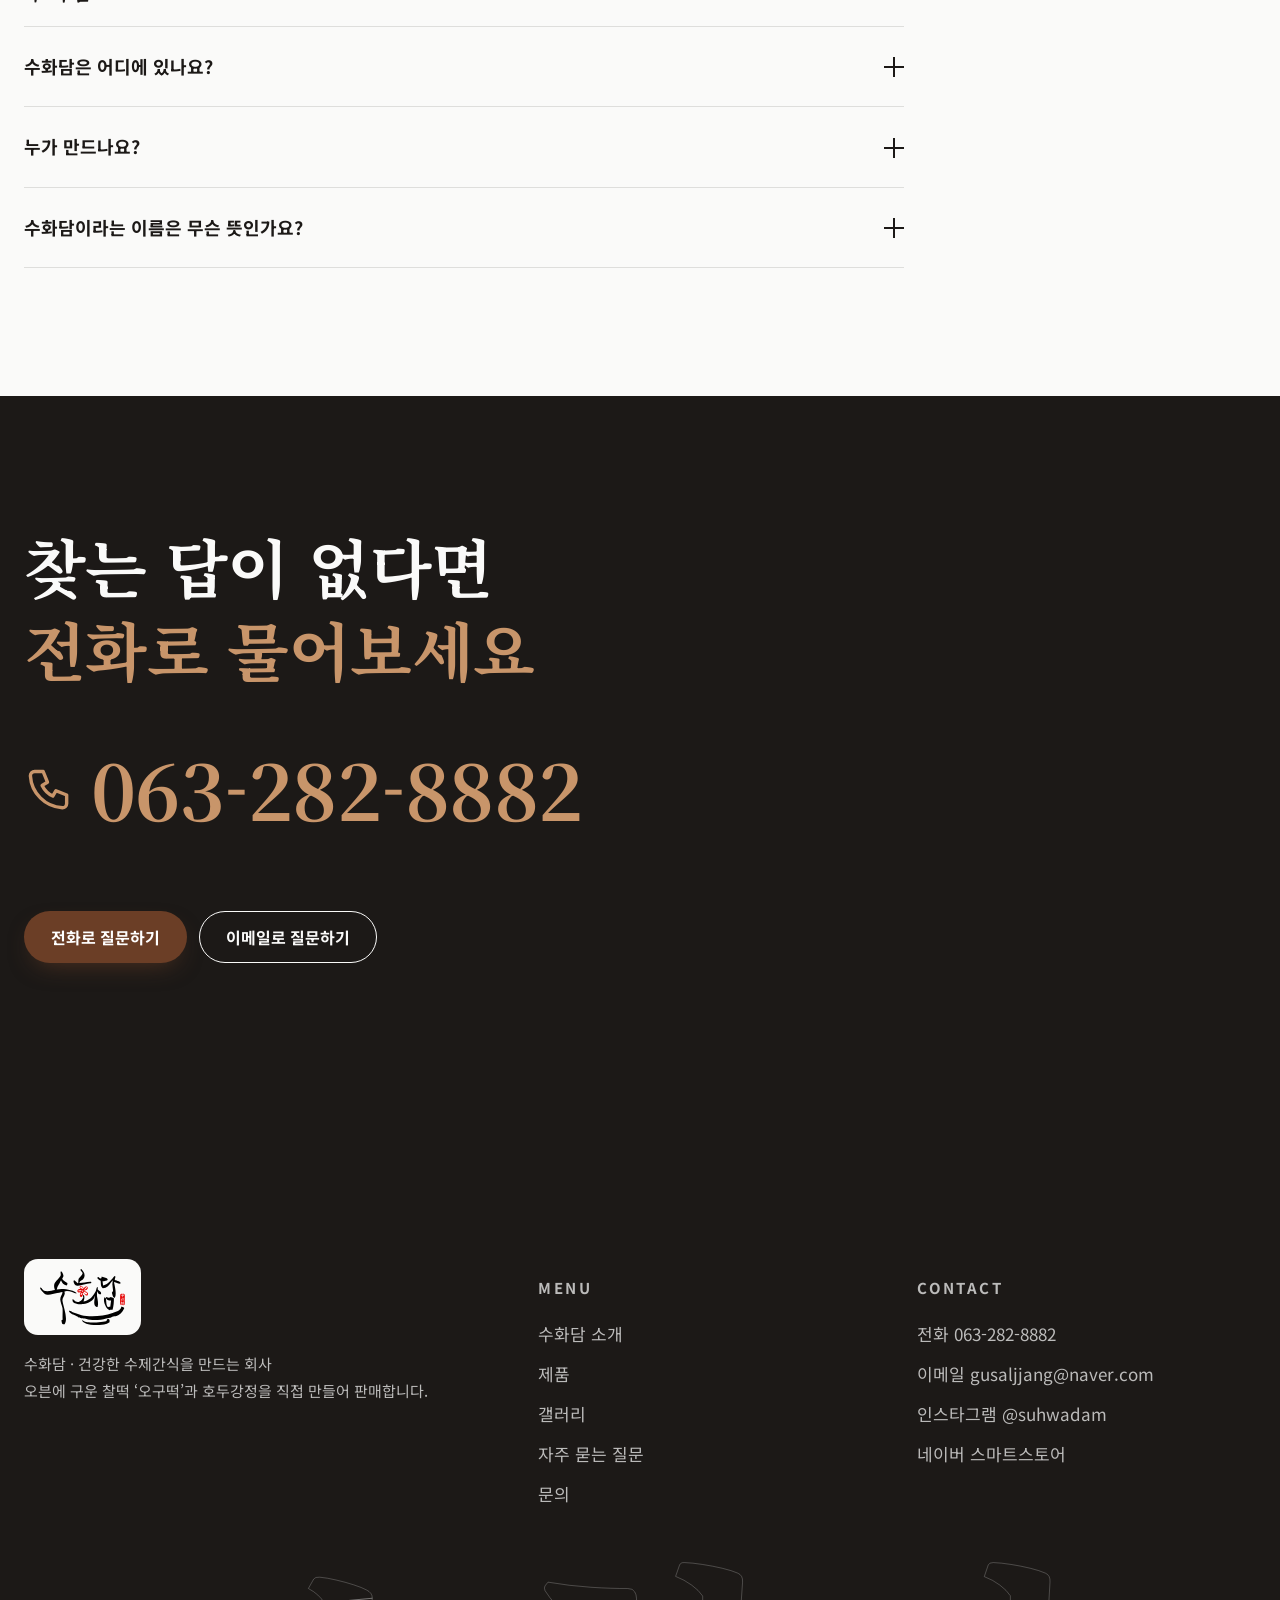
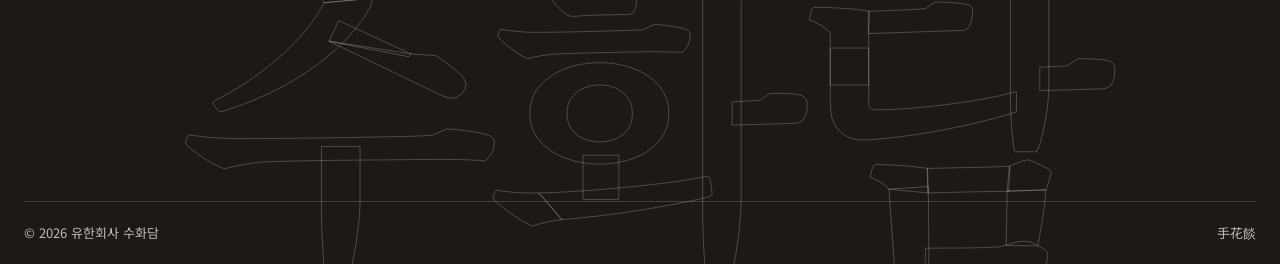
<file: faq.html>
<!DOCTYPE html>
<html lang="ko">
<head>
  <meta charset="UTF-8">
  <meta name="viewport" content="width=device-width, initial-scale=1">
  <title>자주 묻는 질문 | 오구떡 선물세트·답례품 주문 안내 | 수화담</title>
  <meta name="description" content="오구떡이 어떤 떡인지, 선물세트와 답례 구성은 무엇이 다른지, 관공서 단체 주문과 문의 방법까지 수화담에 자주 묻는 질문을 모았습니다.">
  <link rel="canonical" href="https://suhwadam.github.io/AI--12/faq.html">
  <meta property="og:type" content="website">
  <meta property="og:site_name" content="수화담">
  <meta property="og:title" content="자주 묻는 질문 | 수화담">
  <meta property="og:description" content="오구떡, 선물세트, 답례품 주문 전 자주 묻는 질문.">
  <meta property="og:url" content="https://suhwadam.github.io/AI--12/faq.html">
  <meta property="og:image" content="https://suhwadam.github.io/AI--12/images/og-image.jpg">
  <meta name="theme-color" content="#fafaf9">
  <link rel="icon" href="images/logo.svg" type="image/svg+xml">
  <link rel="preconnect" href="https://fonts.googleapis.com">
  <link rel="preconnect" href="https://fonts.gstatic.com" crossorigin>
  <link href="https://fonts.googleapis.com/css2?family=Noto+Sans+KR:wght@400;500;700&family=Noto+Serif+KR:wght@600;700&display=swap" rel="stylesheet">
  <link rel="stylesheet" href="style.css">
  <script type="application/ld+json">
  {
    "@context": "https://schema.org",
    "@graph": [
      { "@type": "FAQPage", "mainEntity": [
        { "@type": "Question", "name": "오구떡은 어떤 떡인가요?", "acceptedAnswer": { "@type": "Answer", "text": "오구떡은 오븐에 구운 찰떡으로, 겉은 바삭하고 속은 촉촉합니다. 수화담의 대표 먹거리로, 하나씩 포장해 선물세트와 답례 구성에 담습니다." } },
        { "@type": "Question", "name": "수화담은 어떤 제품을 만드나요?", "acceptedAnswer": { "@type": "Answer", "text": "오구떡 선물세트(10·20·30·40구), 오구떡 답례 구성(3·4·5·6구, 음료수+오구떡 세트), 오븐에 구운 호두강정을 만듭니다." } },
        { "@type": "Question", "name": "선물세트와 답례 구성은 무엇이 다른가요?", "acceptedAnswer": { "@type": "Answer", "text": "선물세트는 10구부터 40구까지 한 분께 넉넉히 드리는 구성이고, 답례 구성은 여러 분께 하나씩 나누기 좋게 3구부터 6구까지 작게 담은 구성입니다." } },
        { "@type": "Question", "name": "관공서나 단체도 주문할 수 있나요?", "acceptedAnswer": { "@type": "Answer", "text": "네. 수화담은 관공서, 개인 고객, 온라인 고객과 함께하고 있습니다. 필요한 수량과 받을 날짜를 알려 주시면 상담해 드립니다." } },
        { "@type": "Question", "name": "어떻게 문의하나요?", "acceptedAnswer": { "@type": "Answer", "text": "전화 063-282-8882 또는 이메일 gusaljjang@naver.com으로 문의해 주세요." } }, { "@type": "Question", "name": "매장에 바로 방문해도 되나요?", "acceptedAnswer": { "@type": "Answer", "text": "수화담은 예약제로 운영합니다. 방문하시기 전에 063-282-8882로 미리 연락해 주세요." } }, { "@type": "Question", "name": "온라인으로도 주문할 수 있나요?", "acceptedAnswer": { "@type": "Answer", "text": "수화담은 네이버 스마트스토어(smartstore.naver.com/suhwadam)를 운영합니다. 원하는 구성이 없거나 수량이 많으면 전화로 문의해 주세요." } }, { "@type": "Question", "name": "인스타그램 DM으로 문의해도 되나요?", "acceptedAnswer": { "@type": "Answer", "text": "인스타그램 DM은 확인이 늦을 수 있습니다. 빠른 상담은 전화 063-282-8882나 이메일로 부탁드립니다." } },
        { "@type": "Question", "name": "가격은 어떻게 알 수 있나요?", "acceptedAnswer": { "@type": "Answer", "text": "원하는 제품과 수량을 전화나 이메일로 알려 주시면 맞춰 안내해 드립니다." } },
        { "@type": "Question", "name": "문의하기 전에 무엇을 정해 두면 좋나요?", "acceptedAnswer": { "@type": "Answer", "text": "원하는 제품과 구성, 필요한 수량, 받고 싶은 날짜, 받는 곳을 정해 두시면 상담이 빠릅니다." } },
        { "@type": "Question", "name": "수화담은 어디에 있나요?", "acceptedAnswer": { "@type": "Answer", "text": "전주시 완산구 완산2길 2에 있습니다. 예약제로 운영하니 방문 전에 063-282-8882로 연락해 주세요." } }, { "@type": "Question", "name": "누가 만드나요?", "acceptedAnswer": { "@type": "Answer", "text": "수화담이 경영, 제조, 홍보를 직접 담당하며 제품을 직접 만듭니다." } },
        { "@type": "Question", "name": "수화담이라는 이름은 무슨 뜻인가요?", "acceptedAnswer": { "@type": "Answer", "text": "수화담은 한자로 손 수(手), 꽃 화(花), 권할 담(餤)을 씁니다. 손으로 빚어 꽃처럼 예쁘고 맛있는 간식을 권한다는 뜻입니다." } }
      ] },
      { "@type": "BreadcrumbList", "itemListElement": [
        { "@type": "ListItem", "position": 1, "name": "홈", "item": "https://suhwadam.github.io/AI--12/" },
        { "@type": "ListItem", "position": 2, "name": "자주 묻는 질문", "item": "https://suhwadam.github.io/AI--12/faq.html" } ] }
    ]
  }
  </script>
</head>
<body>
  <a class="skip-link" href="#main">본문 바로가기</a>

  <header class="site-header">
    <div class="wrap header-inner">
      <a class="brand" href="index.html" aria-label="수화담 홈"><img src="images/logo.svg" width="79" height="52" alt="수화담 手花餤 붓글씨 로고"></a>
      <nav class="site-nav" id="site-nav" aria-label="주 메뉴">
        <ul>
          <li><a href="index.html">홈</a></li>
          <li><a href="about.html">수화담 소개</a></li>
          <li><a href="products.html">제품</a></li>
          <li><a href="gallery.html">갤러리</a></li>
          <li><a href="faq.html" aria-current="page">자주 묻는 질문</a></li>
          <li><a href="contact.html">문의</a></li>
        </ul>
      </nav>
      <a class="btn btn-line header-store" href="https://smartstore.naver.com/suhwadam" target="_blank" rel="noopener"><svg class="icon icon-sm" viewBox="0 0 24 24" aria-hidden="true"><path d="M5 8h14l-1 12H6L5 8z"/><path d="M9 8V6a3 3 0 0 1 6 0v2"/></svg> 스마트스토어 주문</a>
      <a class="header-ig" href="https://www.instagram.com/suhwadam/" target="_blank" rel="noopener" aria-label="수화담 인스타그램 (새 창)" title="인스타그램 @suhwadam"><svg class="icon" viewBox="0 0 24 24" aria-hidden="true"><rect x="3" y="3" width="18" height="18" rx="5"/><circle cx="12" cy="12" r="4"/><path d="M17.5 6.5h.01"/></svg><span>인스타그램</span></a>
      <a class="btn btn-primary header-cta" href="tel:0632828882">전화 상담 063-282-8882</a>
      <button type="button" class="nav-toggle" aria-controls="site-nav" aria-expanded="false" aria-label="메뉴 열기">
        <svg class="icon" viewBox="0 0 24 24" aria-hidden="true"><path d="M4 7h16M4 12h16M4 17h16"/></svg>
      </button>
    </div>
  </header>

  <main id="main">

    <section class="page-hero" aria-labelledby="page-title">
      <div class="wrap">
        <ol class="crumbs"><li><a href="index.html">홈</a></li><li aria-current="page">자주 묻는 질문</li></ol>
        <p class="eyebrow rise">FAQ</p>
        <h1 id="page-title" class="rise" style="--d:.1s">주문 전에 <em>많이 묻는 질문</em></h1>
        <p class="lead rise" style="--d:.2s">제품, 주문과 문의, 수화담에 대해 자주 받는 질문을 모았습니다. 여기에 없는 내용은 전화로 편하게 물어보세요.</p>
      </div>
    </section>

    <section class="section" style="padding-top:0" aria-label="질문 목록">
      <div class="wrap">
        <div class="faq">

          <div class="faq-group reveal">
            <h2>제품</h2>
            <details>
              <summary>오구떡은 어떤 떡인가요?<span class="plus" aria-hidden="true"></span></summary>
              <p class="answer">오구떡은 오븐에 구운 찰떡으로, 겉은 바삭하고 속은 촉촉합니다. 수화담의 대표 먹거리로, 하나씩 포장해 선물세트와 답례 구성에 담습니다.</p>
            </details>
            <details>
              <summary>수화담은 어떤 제품을 만드나요?<span class="plus" aria-hidden="true"></span></summary>
              <p class="answer">오구떡 선물세트(10·20·30·40구), 오구떡 답례 구성(3·4·5·6구, 음료수+오구떡 세트), 오븐에 구운 호두강정을 만듭니다. <a href="products.html">제품 한눈에 보기</a></p>
            </details>
            <details>
              <summary>선물세트와 답례 구성은 무엇이 다른가요?<span class="plus" aria-hidden="true"></span></summary>
              <p class="answer">선물세트는 10구부터 40구까지 한 분께 넉넉히 드리는 구성이고, 손잡이가 달린 흰 상자에 넣어 준비합니다. 답례 구성은 여러 분께 하나씩 나누기 좋게 3구부터 6구까지 작게 담은 구성입니다. <a href="gift-set.html">선물세트</a> · <a href="favor.html">답례 구성</a></p>
            </details>
          </div>

          <div class="faq-group reveal">
            <h2>주문과 문의</h2>
            <details>
              <summary>관공서나 단체도 주문할 수 있나요?<span class="plus" aria-hidden="true"></span></summary>
              <p class="answer">네. 수화담은 관공서, 개인 고객, 온라인 고객과 함께하고 있습니다. 필요한 수량과 받을 날짜를 알려 주시면 상담해 드립니다.</p>
            </details>
            <details>
              <summary>어떻게 문의하나요?<span class="plus" aria-hidden="true"></span></summary>
              <p class="answer">전화 <a href="tel:0632828882">063-282-8882</a> 또는 이메일 <a href="mailto:gusaljjang@naver.com">gusaljjang@naver.com</a>으로 문의해 주세요. <a href="contact.html">문의 방법 자세히 보기</a></p>
            </details>
            <details>
              <summary>매장에 바로 방문해도 되나요?<span class="plus" aria-hidden="true"></span></summary>
              <p class="answer">수화담은 예약제로 운영합니다. 방문하시기 전에 <a href="tel:0632828882">063-282-8882</a>로 미리 연락해 주세요.</p>
            </details>
            <details>
              <summary>온라인으로도 주문할 수 있나요?<span class="plus" aria-hidden="true"></span></summary>
              <p class="answer">수화담은 <a href="https://smartstore.naver.com/suhwadam" target="_blank" rel="noopener">네이버 스마트스토어</a>를 운영합니다. 원하는 구성이 없거나 수량이 많으면 전화로 문의해 주세요.</p>
            </details>
            <details>
              <summary>인스타그램 DM으로 문의해도 되나요?<span class="plus" aria-hidden="true"></span></summary>
              <p class="answer">인스타그램 DM은 확인이 늦을 수 있습니다. 빠른 상담은 전화 <a href="tel:0632828882">063-282-8882</a>나 이메일로 부탁드립니다.</p>
            </details>            <details>
              <summary>가격은 어떻게 알 수 있나요?<span class="plus" aria-hidden="true"></span></summary>
              <p class="answer">원하는 제품과 수량을 전화나 이메일로 알려 주시면 맞춰 안내해 드립니다.</p>
            </details>
            <details>
              <summary>문의하기 전에 무엇을 정해 두면 좋나요?<span class="plus" aria-hidden="true"></span></summary>
              <p class="answer">원하는 제품과 구성, 필요한 수량, 받고 싶은 날짜, 받는 곳을 정해 두시면 상담이 빠릅니다. 아직 정하지 못하셨다면 받는 분과 자리만 알려 주셔도 함께 정합니다.</p>
            </details>
          </div>

          <div class="faq-group reveal">
            <h2>수화담</h2>
            <details>
              <summary>수화담은 어디에 있나요?<span class="plus" aria-hidden="true"></span></summary>
              <p class="answer">전주시 완산구 완산2길 2에 있습니다. 예약제로 운영하니 방문 전에 <a href="tel:0632828882">063-282-8882</a>로 연락해 주세요.</p>
            </details>
            <details>
              <summary>누가 만드나요?<span class="plus" aria-hidden="true"></span></summary>
              <p class="answer">수화담이 경영, 제조, 홍보를 직접 담당하며 제품을 직접 만듭니다. <a href="about.html">수화담 소개</a></p>
            </details>
            <details>
              <summary>수화담이라는 이름은 무슨 뜻인가요?<span class="plus" aria-hidden="true"></span></summary>
              <p class="answer">수화담은 한자로 손 수(手), 꽃 화(花), 권할 담(餤)을 씁니다. 손으로 빚어 꽃처럼 예쁘고 맛있는 간식을 권한다는 뜻입니다.</p>
            </details>
          </div>

        </div>
        <!-- 입력 필요: 준비 기간(소요 시간), 받는 방법(방문·배송), 문의 가능 시간 관련 질문 -->
      </div>
    </section>

    <section class="section cta-band" aria-labelledby="cta-title">
      <div class="wrap">
        <h2 id="cta-title" class="reveal">찾는 답이 없다면 <em>전화로 물어보세요</em></h2>
        <a class="phone-big reveal" href="tel:0632828882">
          <svg class="icon" viewBox="0 0 24 24" aria-hidden="true"><path d="M5 4h4l2 5-2.5 1.5a11 11 0 0 0 5 5L15 13l5 2v4a2 2 0 0 1-2 2A16 16 0 0 1 3 6a2 2 0 0 1 2-2"/></svg>
          063-282-8882
        </a>
        <div class="section-cta reveal">
          <a class="btn btn-primary" href="tel:0632828882">전화로 질문하기</a>
          <a class="btn btn-line" href="mailto:gusaljjang@naver.com">이메일로 질문하기</a>
        </div>
      </div>
    </section>

  </main>

  <footer class="site-footer">
    <div class="wrap">
      <div class="footer-grid">
        <div>
          <a class="footer-logo" href="index.html" aria-label="수화담 홈"><img src="images/logo.svg" width="85" height="56" alt="수화담 手花餤 붓글씨 로고"></a>
          <p>수화담 · 건강한 수제간식을 만드는 회사<br>오븐에 구운 찰떡 ‘오구떡’과 호두강정을 직접 만들어 판매합니다.</p>
        </div>
        <nav aria-label="하단 메뉴">
          <p class="footer-title">MENU</p>
          <ul>
            <li><a href="about.html">수화담 소개</a></li>
            <li><a href="products.html">제품</a></li>
            <li><a href="gallery.html">갤러리</a></li>
            <li><a href="faq.html">자주 묻는 질문</a></li>
            <li><a href="contact.html">문의</a></li>
          </ul>
        </nav>
        <div>
          <p class="footer-title">CONTACT</p>
          <ul>
            <li><a href="tel:0632828882">전화 063-282-8882</a></li>
            <li><a href="mailto:gusaljjang@naver.com">이메일 gusaljjang@naver.com</a></li>
            <li><a href="https://www.instagram.com/suhwadam/" target="_blank" rel="noopener">인스타그램 @suhwadam</a></li>
            <li><a href="https://smartstore.naver.com/suhwadam" target="_blank" rel="noopener">네이버 스마트스토어</a></li>
          </ul>
        </div>
      </div>
    </div>
    <div class="giant" aria-hidden="true">수화담</div>
    <div class="wrap"><p class="copy"><span>© <span data-year>2026</span> 유한회사 수화담</span><span>手花餤</span></p></div>
  </footer>

  <div class="mobile-bar">
    <a class="btn btn-primary" href="tel:0632828882">전화 상담</a>
    <a class="btn btn-line" href="https://smartstore.naver.com/suhwadam" target="_blank" rel="noopener">스마트스토어 주문</a>
  </div>

  <script src="script.js"></script>
</body>
</html>
</file>
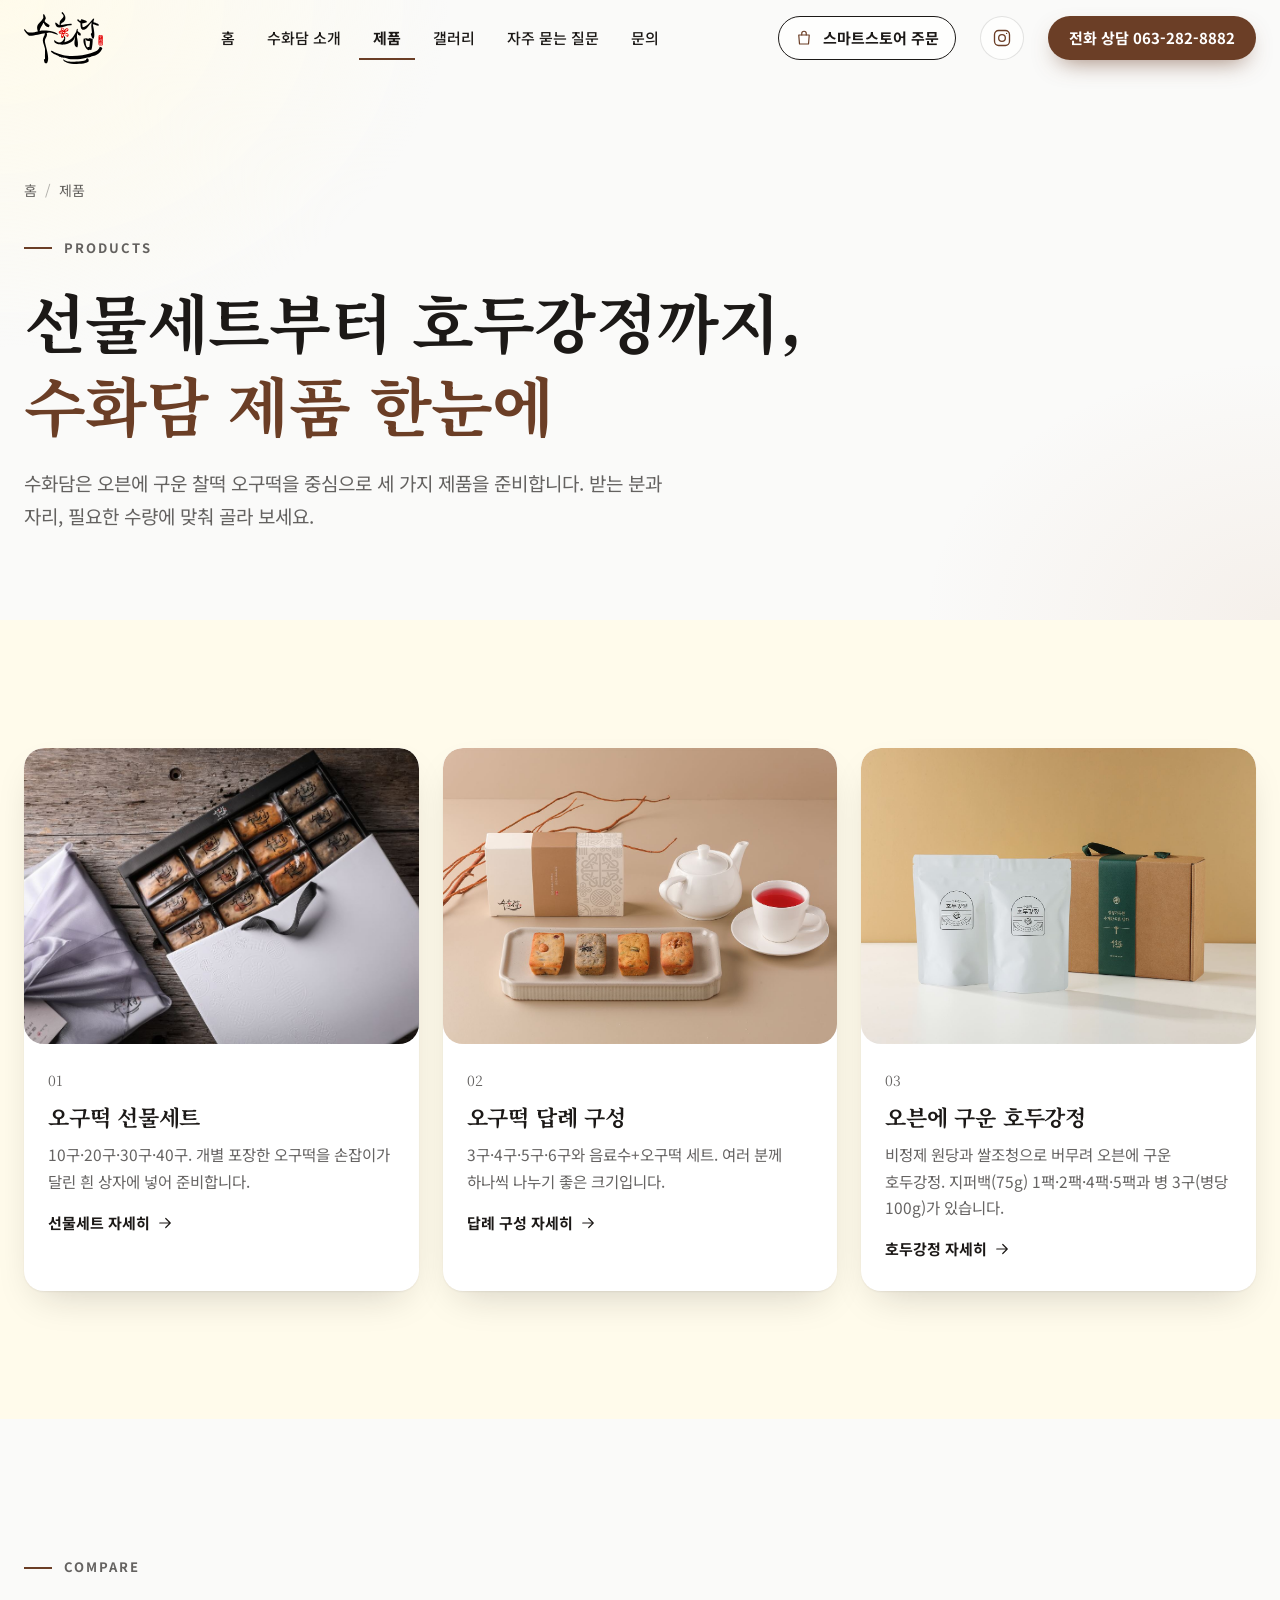
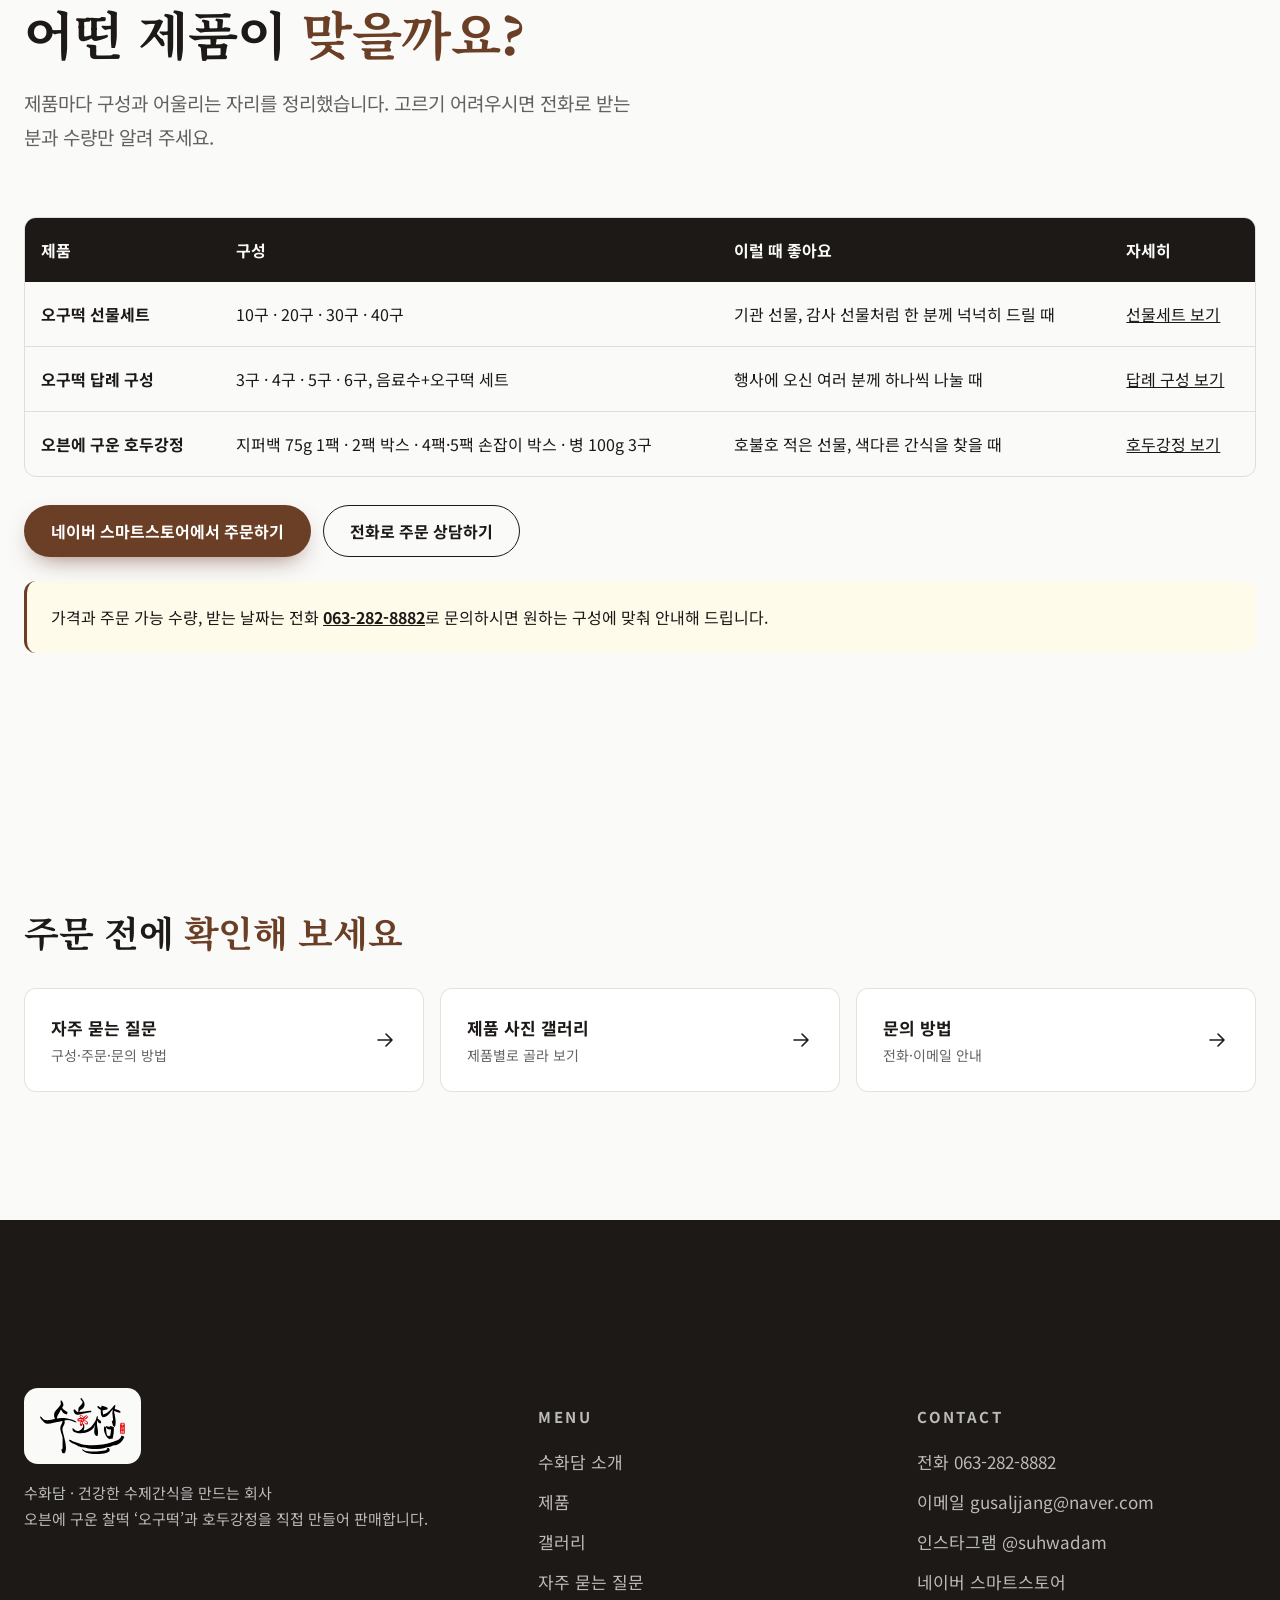
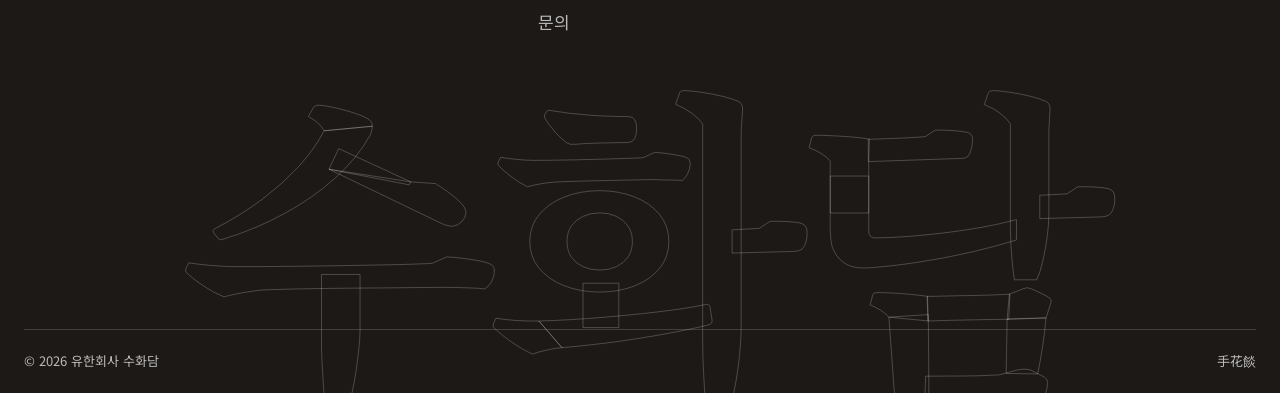
<file: products.html>
<!DOCTYPE html>
<html lang="ko">
<head>
  <meta charset="UTF-8">
  <meta name="viewport" content="width=device-width, initial-scale=1">
  <title>제품 한눈에 보기 | 오구떡 선물세트·답례 구성·호두강정 | 수화담</title>
  <meta name="description" content="수화담 제품을 한눈에 비교하세요. 오구떡 선물세트 10·20·30·40구, 답례 구성 3·4·5·6구와 음료수 세트, 오븐에 구운 호두강정을 준비합니다.">
  <link rel="canonical" href="https://suhwadam.github.io/AI--12/products.html">
  <meta property="og:type" content="website">
  <meta property="og:site_name" content="수화담">
  <meta property="og:title" content="제품 한눈에 보기 | 수화담">
  <meta property="og:description" content="오구떡 선물세트, 답례 구성, 호두강정을 한눈에 비교하세요.">
  <meta property="og:url" content="https://suhwadam.github.io/AI--12/products.html">
  <meta property="og:image" content="https://suhwadam.github.io/AI--12/images/og-image.jpg">
  <meta name="theme-color" content="#fafaf9">
  <link rel="icon" href="images/logo.svg" type="image/svg+xml">
  <link rel="preconnect" href="https://fonts.googleapis.com">
  <link rel="preconnect" href="https://fonts.gstatic.com" crossorigin>
  <link href="https://fonts.googleapis.com/css2?family=Noto+Sans+KR:wght@400;500;700&family=Noto+Serif+KR:wght@600;700&display=swap" rel="stylesheet">
  <link rel="stylesheet" href="style.css">
  <script type="application/ld+json">
  {
    "@context": "https://schema.org",
    "@graph": [
      { "@type": "ItemList", "name": "수화담 제품", "itemListElement": [
        { "@type": "ListItem", "position": 1, "name": "오구떡 선물세트", "url": "https://suhwadam.github.io/AI--12/gift-set.html" },
        { "@type": "ListItem", "position": 2, "name": "오구떡 답례 구성", "url": "https://suhwadam.github.io/AI--12/favor.html" },
        { "@type": "ListItem", "position": 3, "name": "오븐에 구운 호두강정", "url": "https://suhwadam.github.io/AI--12/walnut.html" } ] },
      { "@type": "BreadcrumbList", "itemListElement": [
        { "@type": "ListItem", "position": 1, "name": "홈", "item": "https://suhwadam.github.io/AI--12/" },
        { "@type": "ListItem", "position": 2, "name": "제품", "item": "https://suhwadam.github.io/AI--12/products.html" } ] }
    ]
  }
  </script>
</head>
<body>
  <a class="skip-link" href="#main">본문 바로가기</a>

  <header class="site-header">
    <div class="wrap header-inner">
      <a class="brand" href="index.html" aria-label="수화담 홈"><img src="images/logo.svg" width="79" height="52" alt="수화담 手花餤 붓글씨 로고"></a>
      <nav class="site-nav" id="site-nav" aria-label="주 메뉴">
        <ul>
          <li><a href="index.html">홈</a></li>
          <li><a href="about.html">수화담 소개</a></li>
          <li><a href="products.html" aria-current="page">제품</a></li>
          <li><a href="gallery.html">갤러리</a></li>
          <li><a href="faq.html">자주 묻는 질문</a></li>
          <li><a href="contact.html">문의</a></li>
        </ul>
      </nav>
      <a class="btn btn-line header-store" href="https://smartstore.naver.com/suhwadam" target="_blank" rel="noopener"><svg class="icon icon-sm" viewBox="0 0 24 24" aria-hidden="true"><path d="M5 8h14l-1 12H6L5 8z"/><path d="M9 8V6a3 3 0 0 1 6 0v2"/></svg> 스마트스토어 주문</a>
      <a class="header-ig" href="https://www.instagram.com/suhwadam/" target="_blank" rel="noopener" aria-label="수화담 인스타그램 (새 창)" title="인스타그램 @suhwadam"><svg class="icon" viewBox="0 0 24 24" aria-hidden="true"><rect x="3" y="3" width="18" height="18" rx="5"/><circle cx="12" cy="12" r="4"/><path d="M17.5 6.5h.01"/></svg><span>인스타그램</span></a>
      <a class="btn btn-primary header-cta" href="tel:0632828882">전화 상담 063-282-8882</a>
      <button type="button" class="nav-toggle" aria-controls="site-nav" aria-expanded="false" aria-label="메뉴 열기">
        <svg class="icon" viewBox="0 0 24 24" aria-hidden="true"><path d="M4 7h16M4 12h16M4 17h16"/></svg>
      </button>
    </div>
  </header>

  <main id="main">

    <section class="page-hero" aria-labelledby="page-title">
      <div class="wrap">
        <ol class="crumbs"><li><a href="index.html">홈</a></li><li aria-current="page">제품</li></ol>
        <p class="eyebrow rise">Products</p>
        <h1 id="page-title" class="rise" style="--d:.1s">선물세트부터 호두강정까지, <em>수화담 제품 한눈에</em></h1>
        <p class="lead rise" style="--d:.2s">수화담은 오븐에 구운 찰떡 오구떡을 중심으로 세 가지 제품을 준비합니다. 받는 분과 자리, 필요한 수량에 맞춰 골라 보세요.</p>
      </div>
    </section>

    <!-- 제품 카드 -->
    <section class="section section-soft" aria-labelledby="list-title">
      <div class="wrap">
        <h2 id="list-title" class="sr-only">제품 목록</h2>
        <div class="card-grid three" data-stagger>
          <a class="p-card reveal" href="gift-set.html">
            <div class="ph-box"><img src="images/gift-wood.jpg" width="1141" height="668" alt="나무 바닥 위 보자기 포장과 오구떡 선물세트, 손잡이 달린 흰 상자"></div>
            <div class="p-card-body"><span class="num">01</span><h3>오구떡 선물세트</h3><p>10구·20구·30구·40구. 개별 포장한 오구떡을 손잡이가 달린 흰 상자에 넣어 준비합니다.</p><span class="go">선물세트 자세히 <svg class="icon icon-sm" viewBox="0 0 24 24" aria-hidden="true"><path d="M5 12h14M13 6l6 6-6 6"/></svg></span></div>
          </a>
          <a class="p-card reveal" href="favor.html">
            <div class="ph-box"><img src="images/favor-4.jpg" width="1400" height="933" alt="베이지 바탕에 오구떡 네 개가 담긴 접시와 무늬 상자, 찻잔"></div>
            <div class="p-card-body"><span class="num">02</span><h3>오구떡 답례 구성</h3><p>3구·4구·5구·6구와 음료수+오구떡 세트. 여러 분께 하나씩 나누기 좋은 크기입니다.</p><span class="go">답례 구성 자세히 <svg class="icon icon-sm" viewBox="0 0 24 24" aria-hidden="true"><path d="M5 12h14M13 6l6 6-6 6"/></svg></span></div>
          </a>
          <a class="p-card reveal" href="walnut.html">
            <div class="ph-box"><img src="images/walnut-2pack.jpg" width="1600" height="1067" alt="흰 지퍼백 두 개와 초록 띠를 두른 크라프트 상자"></div>
            <div class="p-card-body"><span class="num">03</span><h3>오븐에 구운 호두강정</h3><p>비정제 원당과 쌀조청으로 버무려 오븐에 구운 호두강정. 지퍼백(75g) 1팩·2팩·4팩·5팩과 병 3구(병당 100g)가 있습니다.</p><span class="go">호두강정 자세히 <svg class="icon icon-sm" viewBox="0 0 24 24" aria-hidden="true"><path d="M5 12h14M13 6l6 6-6 6"/></svg></span></div>
          </a>
        </div>
      </div>
    </section>

    <!-- 비교표 -->
    <section class="section" aria-labelledby="compare-title">
      <div class="wrap">
        <div class="section-head">
          <p class="eyebrow reveal">Compare</p>
          <h2 id="compare-title" class="section-title reveal">어떤 제품이 <em>맞을까요?</em></h2>
          <p class="lead reveal">제품마다 구성과 어울리는 자리를 정리했습니다. 고르기 어려우시면 전화로 받는 분과 수량만 알려 주세요.</p>
        </div>
        <div class="table-scroll reveal">
          <table class="info-table">
            <thead><tr><th scope="col">제품</th><th scope="col">구성</th><th scope="col">이럴 때 좋아요</th><th scope="col">자세히</th></tr></thead>
            <tbody>
              <tr><td><b>오구떡 선물세트</b></td><td>10구 · 20구 · 30구 · 40구</td><td>기관 선물, 감사 선물처럼 한 분께 넉넉히 드릴 때</td><td><a href="gift-set.html">선물세트 보기</a></td></tr>
              <tr><td><b>오구떡 답례 구성</b></td><td>3구 · 4구 · 5구 · 6구, 음료수+오구떡 세트</td><td>행사에 오신 여러 분께 하나씩 나눌 때</td><td><a href="favor.html">답례 구성 보기</a></td></tr>
              <tr><td><b>오븐에 구운 호두강정</b></td><td>지퍼백 75g 1팩 · 2팩 박스 · 4팩·5팩 손잡이 박스 · 병 100g 3구</td><td>호불호 적은 선물, 색다른 간식을 찾을 때</td><td><a href="walnut.html">호두강정 보기</a></td></tr>
            </tbody>
          </table>
        </div>
        <div class="actions reveal" style="margin-top:28px"><a class="btn btn-primary" href="https://smartstore.naver.com/suhwadam" target="_blank" rel="noopener">네이버 스마트스토어에서 주문하기</a><a class="btn btn-line" href="tel:0632828882">전화로 주문 상담하기</a></div>
        <p class="note-box reveal">가격과 주문 가능 수량, 받는 날짜는 전화 <a href="tel:0632828882"><b>063-282-8882</b></a>로 문의하시면 원하는 구성에 맞춰 안내해 드립니다.</p>
      </div>
    </section>

    <section class="section" aria-labelledby="next-title">
      <div class="wrap">
        <h2 id="next-title" class="section-title reveal" style="font-size:clamp(26px,3vw,36px);margin-bottom:32px">주문 전에 <em>확인해 보세요</em></h2>
        <div class="next-links reveal">
          <a href="faq.html"><span>자주 묻는 질문<small>구성·주문·문의 방법</small></span><svg class="icon" viewBox="0 0 24 24" aria-hidden="true"><path d="M5 12h14M13 6l6 6-6 6"/></svg></a>
          <a href="gallery.html"><span>제품 사진 갤러리<small>제품별로 골라 보기</small></span><svg class="icon" viewBox="0 0 24 24" aria-hidden="true"><path d="M5 12h14M13 6l6 6-6 6"/></svg></a>
          <a href="contact.html"><span>문의 방법<small>전화·이메일 안내</small></span><svg class="icon" viewBox="0 0 24 24" aria-hidden="true"><path d="M5 12h14M13 6l6 6-6 6"/></svg></a>
        </div>
      </div>
    </section>

  </main>

  <footer class="site-footer">
    <div class="wrap">
      <div class="footer-grid">
        <div>
          <a class="footer-logo" href="index.html" aria-label="수화담 홈"><img src="images/logo.svg" width="85" height="56" alt="수화담 手花餤 붓글씨 로고"></a>
          <p>수화담 · 건강한 수제간식을 만드는 회사<br>오븐에 구운 찰떡 ‘오구떡’과 호두강정을 직접 만들어 판매합니다.</p>
        </div>
        <nav aria-label="하단 메뉴">
          <p class="footer-title">MENU</p>
          <ul>
            <li><a href="about.html">수화담 소개</a></li>
            <li><a href="products.html">제품</a></li>
            <li><a href="gallery.html">갤러리</a></li>
            <li><a href="faq.html">자주 묻는 질문</a></li>
            <li><a href="contact.html">문의</a></li>
          </ul>
        </nav>
        <div>
          <p class="footer-title">CONTACT</p>
          <ul>
            <li><a href="tel:0632828882">전화 063-282-8882</a></li>
            <li><a href="mailto:gusaljjang@naver.com">이메일 gusaljjang@naver.com</a></li>
            <li><a href="https://www.instagram.com/suhwadam/" target="_blank" rel="noopener">인스타그램 @suhwadam</a></li>
            <li><a href="https://smartstore.naver.com/suhwadam" target="_blank" rel="noopener">네이버 스마트스토어</a></li>
          </ul>
        </div>
      </div>
    </div>
    <div class="giant" aria-hidden="true">수화담</div>
    <div class="wrap"><p class="copy"><span>© <span data-year>2026</span> 유한회사 수화담</span><span>手花餤</span></p></div>
  </footer>

  <div class="mobile-bar">
    <a class="btn btn-primary" href="tel:0632828882">전화 상담</a>
    <a class="btn btn-line" href="https://smartstore.naver.com/suhwadam" target="_blank" rel="noopener">스마트스토어 주문</a>
  </div>

  <script src="script.js"></script>
</body>
</html>
</file>
<file: style.css>
/* =========================================================
   수화담 — 오븐에 구운 떡, 오구떡
   콘셉트: "나무 쟁반 위에 정성껏 차린 따뜻한 한 상"
   분위기 키워드: 따뜻함 · 손맛 · 정갈함
   색: 스톤 + 초코브라운 (2026-11-10 사용자 요청으로 주황 → 초코브라운)
   ========================================================= */
:root {
  --bg: #fafaf9;          /* 바탕 */
  --ink: #1c1917;         /* 글자 */
  --accent: #6b3e26;      /* 포인트: 초코브라운 (버튼·큰 글자·장식) */
  --soft: #fffbeb;        /* 연한 구분색 */
  --dark: #1c1917;        /* 진한 섹션 */
  --accent-dark: #c8956a; /* 진한 섹션 위 포인트: 밀크초코 */
  --btn-ink: #ffffff;     /* 버튼 글자 */

  --muted: rgba(28, 25, 23, .68);
  --line: rgba(28, 25, 23, .12);
  --on-dark: #fafaf9;
  --on-dark-muted: rgba(250, 250, 249, .72);
  --line-dark: rgba(250, 250, 249, .16);

  --font-head: "Noto Serif KR", serif;
  --font-body: "Noto Sans KR", system-ui, sans-serif;

  --wrap: 1240px;
  --gutter: 24px;
  --radius: 20px;
  --radius-sm: 12px;
  --shadow: 0 1px 2px rgba(28, 25, 23, .06), 0 16px 40px -16px rgba(28, 25, 23, .22);
  --shadow-deep: 0 2px 4px rgba(28, 25, 23, .08), 0 28px 60px -20px rgba(28, 25, 23, .32);
  --ease: cubic-bezier(.22, .8, .24, 1);
  --header-h: 76px;
  --sec-pad: clamp(80px, 10vw, 128px);
}

/* ---------- 기본 ---------- */
*, *::before, *::after { box-sizing: border-box; }
html { scroll-behavior: smooth; -webkit-text-size-adjust: 100%; }
body {
  margin: 0;
  background: var(--bg);
  color: var(--ink);
  font-family: var(--font-body);
  font-size: 17px;
  line-height: 1.75;
  word-break: keep-all;
  overflow-wrap: break-word;
  overflow-x: hidden;
}
img, video { display: block; max-width: 100%; }
a { color: inherit; }
h1, h2, h3 { font-family: var(--font-head); line-height: 1.3; margin: 0; letter-spacing: -.01em; font-weight: 700; }
p { margin: 0; }
ul, ol { margin: 0; padding: 0; list-style: none; }
:focus-visible { outline: 3px solid var(--accent); outline-offset: 3px; border-radius: 6px; }
.skip-link { position: absolute; left: -999px; top: 8px; background: var(--ink); color: var(--bg); padding: 10px 16px; border-radius: 8px; z-index: 200; }
.skip-link:focus { left: 16px; }
.sr-only { position: absolute; width: 1px; height: 1px; overflow: hidden; clip: rect(0 0 0 0); white-space: nowrap; }

.wrap { width: 100%; max-width: calc(var(--wrap) + var(--gutter) * 2); margin: 0 auto; padding: 0 var(--gutter); }
.icon { width: 24px; height: 24px; fill: none; stroke: currentColor; stroke-width: 1.6; stroke-linecap: round; stroke-linejoin: round; flex: none; }
.icon-sm { width: 18px; height: 18px; }

/* ---------- 글자 위계 ---------- */
.eyebrow {
  display: inline-flex; align-items: center; gap: 12px;
  font-size: 13px; font-weight: 700; letter-spacing: .16em; text-transform: uppercase;
  color: var(--muted); margin-bottom: 20px;
}
.eyebrow::before { content: ""; width: 28px; height: 2px; background: var(--accent); }
.section-title { font-size: clamp(30px, 4.2vw, 52px); text-wrap: balance; }
.section-title em, h1 em { font-style: normal; color: var(--accent); }
.lead { font-size: clamp(17px, 1.6vw, 19px); color: var(--muted); max-width: 640px; margin-top: 20px; }
.section-head { margin-bottom: clamp(40px, 6vw, 64px); }
.section-head.center { text-align: center; }
.section-head.center .lead { margin-left: auto; margin-right: auto; }
.section-head.split { display: grid; grid-template-columns: 1.1fr 1fr; gap: 40px; align-items: end; }
.section-head.split .lead { margin-top: 0; }

/* ---------- 버튼 ---------- */
.btn {
  position: relative; overflow: hidden;
  display: inline-flex; align-items: center; justify-content: center; gap: 10px;
  min-height: 52px; padding: 0 26px; border-radius: 999px;
  font-family: var(--font-body); font-size: 16px; font-weight: 700; text-decoration: none;
  border: 1.5px solid transparent; cursor: pointer;
  transition: transform .4s var(--ease), box-shadow .4s var(--ease), background .3s, color .3s;
}
.btn-primary { background: var(--accent); color: var(--btn-ink); box-shadow: 0 10px 24px -10px rgba(107, 62, 38, .7); }
.btn-primary::after {
  content: ""; position: absolute; top: 0; left: -60%; width: 40%; height: 100%;
  background: linear-gradient(100deg, transparent, rgba(255, 255, 255, .45), transparent);
  transform: skewX(-20deg); transition: left .7s var(--ease);
}
.btn-primary:hover { transform: translateY(-2px); box-shadow: 0 16px 32px -12px rgba(107, 62, 38, .8); }
.btn-primary:hover::after { left: 120%; }
.btn-line { border-color: var(--ink); color: var(--ink); background: transparent; }
.btn-line:hover { background: var(--ink); color: var(--bg); }
.section-dark .btn-line, .band .btn-line, .cta-band .btn-line, .site-footer .btn-line { border-color: var(--on-dark); color: var(--on-dark); }
.section-dark .btn-line:hover, .band .btn-line:hover, .cta-band .btn-line:hover, .site-footer .btn-line:hover { background: var(--on-dark); color: var(--ink); }
.btn-text {
  display: inline-flex; align-items: center; gap: 8px; min-height: 44px;
  font-weight: 700; text-decoration: none; border-bottom: 1.5px solid currentColor;
}
.btn-text .icon { transition: transform .3s var(--ease); }
.btn-text:hover .icon { transform: translateX(4px); }
.actions { display: flex; flex-wrap: wrap; gap: 12px; margin-top: 36px; }
.section-cta { display: flex; flex-wrap: wrap; gap: 12px; align-items: center; margin-top: clamp(40px, 5vw, 56px); }
.section-cta.center { justify-content: center; }

/* ---------- 상단 메뉴 ---------- */
.site-header {
  position: fixed; inset: 0 0 auto 0; z-index: 100; height: var(--header-h);
  transition: background .4s, box-shadow .4s, backdrop-filter .4s;
}
.site-header.is-scrolled {
  background: rgba(250, 250, 249, .82);
  backdrop-filter: blur(14px) saturate(1.2); -webkit-backdrop-filter: blur(14px) saturate(1.2);
  box-shadow: 0 1px 0 var(--line);
}
.header-inner { height: 100%; display: flex; align-items: center; justify-content: space-between; gap: 24px; }
.brand { display: inline-flex; align-items: center; text-decoration: none; flex: none; }
.brand img { height: 52px; width: auto; }
.site-nav ul { display: flex; gap: 4px; align-items: center; }
.site-nav a {
  display: inline-flex; align-items: center; min-height: 44px; padding: 0 14px;
  font-size: 15px; font-weight: 500; text-decoration: none; border-radius: 999px;
  transition: background .3s;
}
.site-nav a:hover { background: rgba(28, 25, 23, .06); }
.site-nav a[aria-current="page"] { font-weight: 700; box-shadow: inset 0 -2px 0 var(--accent); border-radius: 0; }
.header-cta { min-height: 44px; padding: 0 20px; font-size: 15px; }
.header-store { min-height: 44px; padding: 0 16px; font-size: 15px; margin-left: auto; background: rgba(255, 255, 255, .7); }
.header-store .icon { color: var(--accent); }
.header-ig {
  display: inline-flex; align-items: center; justify-content: center; gap: 8px; flex: none;
  min-width: 44px; height: 44px; padding: 0 14px 0 12px; border-radius: 999px;
  border: 1.5px solid var(--line); background: rgba(255, 255, 255, .7);
  font-size: 15px; font-weight: 700; text-decoration: none; color: var(--ink);
  transition: border-color .3s, transform .3s var(--ease);
}
.header-ig .icon { width: 20px; height: 20px; color: var(--accent); }
.header-ig:hover { border-color: var(--ink); transform: translateY(-1px); }
@media (max-width: 1400px) { .header-ig { padding: 0; width: 44px; } .header-ig span { display: none; } }
@media (max-width: 960px) { .header-ig { margin-left: auto; margin-right: 4px; } }
@media (min-width: 1181px) { .site-nav { margin-left: auto; } }
@media (max-width: 1180px) { .header-store { display: none; } }
.nav-toggle { display: none; width: 48px; height: 48px; border: 0; background: transparent; border-radius: 12px; cursor: pointer; color: var(--ink); }

/* ---------- 첫 화면 (히어로) ----------
   구성: 왼쪽 큰 약속 문장 + 보조 설명 + 버튼 2개 / 오른쪽 아치형 대표 사진
   배경: 부드러운 크림·앰버 그라데이션 + 은은한 동심원 선 + 아주 옅은 질감 */
.hero {
  position: relative; overflow: hidden;
  height: clamp(600px, 86vh, 780px);
  padding-top: var(--header-h);
  display: flex; align-items: center;
}
#hero-bg { position: absolute; inset: 0; z-index: 0; pointer-events: none; }
.hero-mesh {
  position: absolute; inset: 0;
  background:
    radial-gradient(55% 75% at 6% 12%, var(--soft) 0%, transparent 70%),
    radial-gradient(42% 60% at 78% 46%, rgba(200, 149, 106, .20) 0%, transparent 70%),
    radial-gradient(40% 50% at 38% 112%, rgba(107, 62, 38, .12) 0%, transparent 70%),
    var(--bg);
}
.hero-blob { position: absolute; border-radius: 50%; filter: blur(70px); opacity: .5; animation: drift 20s ease-in-out infinite alternate; }
.hero-blob.b1 { width: 420px; height: 420px; left: -120px; top: 4%; background: rgba(200, 149, 106, .26); }
.hero-blob.b2 { width: 360px; height: 360px; right: 6%; bottom: -140px; background: rgba(107, 62, 38, .16); animation-delay: -7s; }
@keyframes drift { to { transform: translate(40px, -30px) scale(1.08); } }
.hero-rings {
  position: absolute; width: min(64vw, 820px); aspect-ratio: 1; right: -8vw; top: 50%; transform: translateY(-44%);
  fill: none; stroke: rgba(107, 62, 38, .16); stroke-width: 1;
}
.hero-grain {
  position: absolute; inset: 0; opacity: .07; mix-blend-mode: multiply;
  background-image: url("data:image/svg+xml,%3Csvg xmlns='http://www.w3.org/2000/svg' width='160' height='160'%3E%3Cfilter id='n'%3E%3CfeTurbulence type='fractalNoise' baseFrequency='.9' numOctaves='2'/%3E%3C/filter%3E%3Crect width='100%25' height='100%25' filter='url(%23n)'/%3E%3C/svg%3E");
}

.hero-grid {
  position: relative; z-index: 1; width: 100%;
  display: grid; grid-template-columns: 1.1fr .9fr; gap: clamp(32px, 5vw, 88px); align-items: center;
}
.hero-copy { max-width: 640px; }
#hero-title {
  font-size: clamp(36px, 4.5vw, 64px); line-height: 1.22; letter-spacing: -.02em; text-wrap: balance;
}
.mark { position: relative; white-space: nowrap; color: var(--ink) !important; }
.mark::after {
  content: ""; position: absolute; left: -2%; right: -2%; bottom: .06em; height: .32em; z-index: -1;
  background: linear-gradient(90deg, var(--accent-dark), var(--accent));
  opacity: .32; border-radius: 4px;
  transform: scaleX(0); transform-origin: left; animation: markin .9s .8s var(--ease) forwards;
}
@keyframes markin { to { transform: scaleX(1); } }
.hero .lead { font-size: clamp(17px, 1.35vw, 19px); margin-top: 24px; max-width: 520px; color: var(--muted); }

.hero-actions { display: flex; flex-wrap: wrap; align-items: center; gap: 14px 28px; margin-top: 40px; }
.btn-xl { min-height: 60px; padding: 0 32px; font-size: 17px; }
.btn-soft {
  display: inline-flex; align-items: center; gap: 8px; min-height: 48px;
  font-size: 16px; font-weight: 700; color: var(--ink); text-decoration: none;
  opacity: .72; transition: opacity .3s;
}
.btn-soft span { border-bottom: 1px solid rgba(28, 25, 23, .3); padding-bottom: 2px; }
.btn-soft .icon { transition: transform .3s var(--ease); }
.btn-soft:hover { opacity: 1; }
.btn-soft:hover .icon { transform: translateX(4px); }

/* 오른쪽 아치형 사진 */
.hero-visual { position: relative; justify-self: end; width: min(100%, 460px); }
.hero-visual .hero-arch {
  position: relative; aspect-ratio: 4 / 5; width: 100%;
  max-height: calc(clamp(600px, 86vh, 780px) - var(--header-h) - 56px);
  border-radius: 999px 999px 28px 28px; overflow: hidden;
  box-shadow: 0 2px 4px rgba(28, 25, 23, .08), 0 40px 80px -30px rgba(28, 25, 23, .45);
}
.hero-arch img, .hero-arch video {
  position: absolute; inset: 0; width: 100%; height: 100%; object-fit: cover; object-position: 50% 78%;
  animation: slowzoom 16s var(--ease) both;
}
.hero-arch video { opacity: 0; transition: opacity .8s; }
.hero.has-video .hero-arch video { opacity: 1; }
.hero-visual .hero-arch::after {
  content: ""; position: absolute; inset: 12px; border-radius: 999px 999px 18px 18px;
  border: 1px solid rgba(255, 255, 255, .5); pointer-events: none;
}
@keyframes slowzoom { from { transform: scale(1.08); } to { transform: scale(1); } }
.hero-badge {
  position: absolute; left: -56px; top: 20%; z-index: 2;
  display: flex; flex-direction: column; gap: 2px;
  padding: 16px 22px; border-radius: 16px;
  background: rgba(255, 255, 255, .94); backdrop-filter: blur(8px); -webkit-backdrop-filter: blur(8px);
  box-shadow: var(--shadow);
}
.hero-badge small { font-size: 12.5px; font-weight: 700; letter-spacing: .06em; color: var(--muted); }
.hero-badge strong { font-family: var(--font-head); font-size: 26px; line-height: 1.2; }
.hero-badge strong em { font-style: normal; color: var(--accent); }
.hero-visual .hero-dot {
  position: absolute; right: -28px; bottom: 9%; z-index: 2;
  width: 136px; aspect-ratio: 1; border-radius: 50%; overflow: hidden;
  border: 6px solid var(--bg); box-shadow: var(--shadow);
}
.hero-dot img { width: 100%; height: 100%; object-fit: cover; object-position: 28% 55%; transform: scale(1.5); }

.scroll-cue {
  position: absolute; left: 50%; bottom: 18px; z-index: 2; transform: translateX(-50%);
  display: flex; flex-direction: column; align-items: center; gap: 6px;
  font-size: 12px; letter-spacing: .14em; color: var(--muted); text-decoration: none;
}
.scroll-cue span { width: 1px; height: 32px; background: linear-gradient(var(--ink), transparent); animation: cue 2s ease-in-out infinite; transform-origin: top; }
@keyframes cue { 0% { transform: scaleY(0); } 50% { transform: scaleY(1); } 100% { transform: scaleY(1); opacity: 0; } }

@media (max-width: 960px) {
  .hero { height: auto; display: block; padding: calc(var(--header-h) + 28px) 0 48px; }
  .hero-grid { grid-template-columns: 1fr; gap: 40px; }
  .hero-copy { max-width: none; }
  .hero-visual { justify-self: center; width: min(100%, 380px); }
  .hero-visual .hero-arch { max-height: none; }
  .hero-badge { left: -10px; top: 12%; padding: 12px 16px; }
  .hero-badge strong { font-size: 21px; }
  .hero-visual .hero-dot { right: -8px; width: 104px; border-width: 5px; }
  .hero-rings { width: 130vw; right: -55vw; top: auto; bottom: -20%; transform: none; }
  .scroll-cue { display: none; }
}
@media (max-width: 640px) {
  #hero-title { font-size: clamp(30px, 8.4vw, 38px); }
  .hero .lead { font-size: 16.5px; margin-top: 18px; }
  .hero-actions { gap: 8px; margin-top: 28px; }
  .btn-xl { width: 100%; min-height: 56px; }
  .btn-soft { width: 100%; justify-content: center; }
}


/* 첫 화면 등장 */
.rise { opacity: 0; transform: translateY(24px); animation: rise .8s var(--ease) forwards; animation-delay: var(--d, 0s); }
@keyframes rise { to { opacity: 1; transform: none; } }

/* 신뢰 정보 띠 */
.trust { border-top: 1px solid var(--line); border-bottom: 1px solid var(--line); background: var(--bg); }
.trust ul { display: flex; flex-wrap: wrap; justify-content: space-between; gap: 12px 32px; padding-top: 22px; padding-bottom: 22px; }
.trust li { display: flex; align-items: center; gap: 10px; font-size: 15px; font-weight: 500; }
.trust li b { font-family: var(--font-head); font-size: 18px; }
.trust .icon { color: var(--accent); }

/* ---------- 섹션 공통 ---------- */
.section { padding: var(--sec-pad) 0; position: relative; }
.section-soft { background: var(--soft); }
.section-dark { background: var(--dark); color: var(--on-dark); }
.section-dark .lead, .section-dark .muted { color: var(--on-dark-muted); }
.section-dark .eyebrow { color: var(--on-dark-muted); }
.section-dark .eyebrow::before { background: var(--accent-dark); }
.section-dark .section-title em, .section-dark h2 em { color: var(--accent-dark); }

/* 스크롤 등장 */
.js .reveal { opacity: 0; transform: translateY(28px); transition: opacity .8s var(--ease), transform .8s var(--ease); transition-delay: var(--d, 0s); }
.js .reveal.is-in { opacity: 1; transform: none; }

/* ---------- 핵심 메시지(인용) ---------- */
.statement { text-align: center; }
.statement blockquote { margin: 0 auto; max-width: 900px; position: relative; }
.statement blockquote::before {
  content: "\201C"; display: block; font-family: var(--font-head); font-size: 120px; line-height: .6; color: var(--accent); margin-bottom: 8px;
}
.statement p.quote { font-family: var(--font-head); font-size: clamp(24px, 3.2vw, 40px); line-height: 1.55; text-wrap: balance; }
.statement p.quote b { color: var(--accent); font-weight: 700; }
.statement .sub { margin-top: 24px; color: var(--muted); }

/* ---------- 제품 카드 ---------- */
.card-grid { display: grid; grid-template-columns: repeat(4, 1fr); gap: 24px; }
.card-grid.three { grid-template-columns: repeat(3, 1fr); }
.card-grid.two { grid-template-columns: repeat(2, 1fr); }
.p-card {
  display: flex; flex-direction: column; background: #fff; border-radius: var(--radius); overflow: hidden;
  text-decoration: none; box-shadow: var(--shadow); transition: transform .5s var(--ease), box-shadow .5s var(--ease);
}
.p-card:hover { transform: translateY(-6px); box-shadow: var(--shadow-deep); }
.p-card .ph-box { aspect-ratio: 4 / 3; }
.p-card:hover img { transform: scale(1.04); }
.p-card-body { padding: 24px 24px 28px; display: flex; flex-direction: column; gap: 10px; flex: 1; }
.p-card .num { font-family: var(--font-head); font-size: 14px; color: var(--muted); }
.p-card h3 { font-size: 22px; }
.p-card p { font-size: 15.5px; color: var(--muted); line-height: 1.7; }
.p-card .who { font-size: 14px; font-weight: 500; color: var(--ink); padding-top: 12px; border-top: 1px solid var(--line); margin-top: auto; }
.p-card .go { display: inline-flex; align-items: center; gap: 6px; font-weight: 700; font-size: 15px; margin-top: 6px; }

/* ---------- 사진 상자 (빈 자리 틀 포함) ---------- */
.ph-box { position: relative; overflow: hidden; background: var(--soft); border-radius: inherit; }
.ph-box img, .ph-box video { width: 100%; height: 100%; object-fit: cover; transition: transform 1.2s var(--ease); }
.ph-box.is-empty img, .ph-box.is-empty video { display: none; }
.ph-empty {
  position: absolute; inset: 0; display: flex; flex-direction: column; align-items: center; justify-content: center; gap: 10px;
  color: var(--muted); font-size: 13px; text-align: center; padding: 12px;
  background:
    repeating-linear-gradient(135deg, rgba(107, 62, 38, .05) 0 12px, transparent 12px 24px),
    var(--soft);
  border: 1.5px dashed rgba(107, 62, 38, .35); border-radius: inherit;
}
.ph-empty .icon { width: 32px; height: 32px; color: var(--accent); }

/* ---------- 대형 이미지 띠 ---------- */
.band {
  position: relative; min-height: clamp(460px, 80vh, 760px); display: flex; align-items: flex-end;
  color: var(--on-dark); overflow: hidden; isolation: isolate;
}
.band .ph-box { position: absolute; inset: -8% 0; z-index: -2; border-radius: 0; }
.band .ph-box img { will-change: transform; }
.band::before {
  content: ""; position: absolute; inset: 0; z-index: -1;
  background: linear-gradient(180deg, rgba(28, 25, 23, .05) 20%, rgba(28, 25, 23, .78) 100%);
}
.band-copy { padding-bottom: clamp(56px, 8vw, 96px); }
.band .outline {
  display: block; font-family: var(--font-head); font-size: clamp(56px, 11vw, 160px); line-height: 1; font-weight: 700;
  color: transparent; -webkit-text-stroke: 1.5px rgba(250, 250, 249, .6); margin-bottom: 8px; letter-spacing: -.02em;
}
.band h2 { font-size: clamp(28px, 4vw, 52px); max-width: 820px; text-wrap: balance; }
.band h2 em { font-style: normal; color: var(--accent-dark); }
.band p { margin-top: 16px; color: var(--on-dark-muted); max-width: 620px; font-size: 18px; }

/* ---------- 좌우 번갈이 하이라이트 ---------- */
.highlights { display: flex; flex-direction: column; gap: clamp(72px, 10vw, 128px); }
.hl { display: grid; grid-template-columns: 1.15fr 1fr; gap: clamp(32px, 6vw, 88px); align-items: center; }
.hl:nth-child(even) { grid-template-columns: 1fr 1.15fr; }
.hl:nth-child(even) .hl-media { order: 2; }
.hl-media { border-radius: var(--radius); overflow: hidden; box-shadow: var(--shadow); }
.hl-media .ph-box { aspect-ratio: 4 / 5; }
.hl-media.wide .ph-box { aspect-ratio: 3 / 2; }
.hl-media:hover img { transform: scale(1.04); }
.hl-num { font-family: var(--font-head); font-size: clamp(64px, 8vw, 112px); line-height: 1; color: var(--accent); opacity: .9; }
.hl h3 { font-size: clamp(26px, 3vw, 40px); margin-top: 12px; }
.hl p { color: var(--muted); margin-top: 16px; max-width: 460px; }
.hl .btn-text { margin-top: 24px; }

/* ---------- 이런 분께 ---------- */
.need-list { display: grid; grid-template-columns: repeat(3, 1fr); border-top: 1px solid var(--line); }
.need-list li { padding: 36px 32px 36px 0; border-bottom: 1px solid var(--line); display: flex; flex-direction: column; gap: 14px; }
.need-list li + li { padding-left: 32px; border-left: 1px solid var(--line); }
.need-list .icon { width: 36px; height: 36px; color: var(--accent); }
.need-list h3 { font-size: 21px; }
.need-list p { color: var(--muted); font-size: 16px; }

/* ---------- 구성 카드 (진한 섹션) ---------- */
.set-grid { display: grid; grid-template-columns: repeat(4, 1fr); gap: 20px; }
.set-card {
  border-radius: var(--radius); overflow: hidden; background: rgba(250, 250, 249, .04);
  border: 1px solid var(--line-dark); display: flex; flex-direction: column;
}
.set-card .ph-box { aspect-ratio: 3 / 2; background: #fff; }
.set-card .ph-box img { object-fit: contain; background: #fff; }
.set-card-body { padding: 20px 22px 24px; }
.set-card b { font-family: var(--font-head); font-size: 34px; color: var(--accent-dark); line-height: 1; }
.set-card b small { font-size: 18px; margin-left: 2px; }
.set-card p { margin-top: 10px; color: var(--on-dark-muted); font-size: 15px; }

/* ---------- 답례 구성 표 ---------- */
.favor-wrap { display: grid; grid-template-columns: 1fr 1.1fr; gap: clamp(32px, 5vw, 72px); align-items: center; }
.favor-media { border-radius: var(--radius); overflow: hidden; box-shadow: var(--shadow); }
.favor-media .ph-box { aspect-ratio: 3 / 2; }
.favor-list li { display: grid; grid-template-columns: 88px 1fr; gap: 20px; align-items: center; padding: 20px 0; border-bottom: 1px solid var(--line); }
.favor-list li:first-child { border-top: 1px solid var(--line); }
.favor-list b { font-family: var(--font-head); font-size: 30px; color: var(--accent); }
.favor-list span { color: var(--muted); }
.favor-list strong { display: block; color: var(--ink); font-size: 17px; }

/* ---------- 모자이크 갤러리 ---------- */
.mosaic { display: grid; grid-template-columns: repeat(4, 1fr); grid-auto-rows: 180px; grid-auto-flow: dense; gap: 14px; }
.mosaic .m-item { border-radius: var(--radius-sm); overflow: hidden; padding: 0; border: 0; cursor: zoom-in; background: var(--soft); }
.mosaic .m-item .ph-box { width: 100%; height: 100%; }
.mosaic .m-item:hover img { transform: scale(1.05); }
.mosaic .tall { grid-row: span 2; }
.mosaic .big { grid-row: span 2; grid-column: span 2; }
.mosaic .wide { grid-column: span 2; }

/* ---------- 가로 슬라이드 ---------- */
.slider-head { display: flex; justify-content: space-between; align-items: end; gap: 24px; }
.slider-nav { display: flex; gap: 10px; }
.slider-nav button {
  width: 52px; height: 52px; border-radius: 50%; border: 1.5px solid var(--ink); background: transparent; cursor: pointer; color: var(--ink);
  display: grid; place-items: center; transition: background .3s, color .3s;
}
.slider-nav button:hover { background: var(--ink); color: var(--bg); }
.slider {
  display: grid; grid-auto-flow: column; grid-auto-columns: minmax(260px, 30%); gap: 20px;
  overflow-x: auto; scroll-snap-type: x mandatory; padding: 8px 0 24px; margin-top: 40px;
  scrollbar-width: thin; scrollbar-color: var(--accent) transparent;
}
.slider .s-item { scroll-snap-align: start; border: 0; padding: 0; background: #fff; border-radius: var(--radius); overflow: hidden; cursor: zoom-in; box-shadow: var(--shadow); }
.slider .s-item .ph-box { aspect-ratio: 3 / 2; }
.slider .s-item.portrait .ph-box { aspect-ratio: 3 / 2; }

/* ---------- 과정(타임라인) ---------- */
.steps { display: grid; grid-template-columns: repeat(4, 1fr); counter-reset: s; position: relative; }
.steps::before { content: ""; position: absolute; left: 0; right: 0; top: 34px; height: 1px; background: var(--line); }
.steps li { position: relative; padding-right: 28px; }
.steps .s-num {
  position: relative; display: grid; place-items: center; width: 68px; height: 68px; border-radius: 50%;
  background: var(--bg); border: 1px solid var(--line); font-family: var(--font-head); font-size: 22px; font-weight: 700;
}
.section-soft .steps .s-num { background: var(--soft); }
.steps li:first-child .s-num { background: var(--accent); border-color: var(--accent); color: var(--btn-ink); }
.steps h3 { font-size: 20px; margin-top: 24px; }
.steps p { color: var(--muted); font-size: 16px; margin-top: 8px; }

/* ---------- 분할(반반) 섹션 ---------- */
.halves { display: grid; grid-template-columns: 1fr 1fr; min-height: 640px; }
.split-media { position: relative; }
.split-media .ph-box { position: absolute; inset: 0; border-radius: 0; }
.split-copy { padding: var(--sec-pad) clamp(24px, 6vw, 96px); display: flex; flex-direction: column; justify-content: center; }
.halves.reverse .split-media { order: 2; }
.check-list { margin-top: 28px; display: grid; gap: 14px; }
.check-list li { display: flex; gap: 12px; align-items: flex-start; }
.check-list .icon { color: var(--accent); margin-top: 3px; }
.section-dark .check-list .icon { color: var(--accent-dark); }

/* ---------- 흐르는 글자 띠 ---------- */
.marquee { overflow: hidden; padding: 28px 0; border-top: 1px solid var(--line); border-bottom: 1px solid var(--line); background: var(--bg); }
.marquee-track { display: flex; width: max-content; animation: marquee 40s linear infinite; }
.marquee-track span { font-family: var(--font-head); font-size: clamp(28px, 4vw, 52px); font-weight: 700; padding-right: 48px; white-space: nowrap; display: inline-flex; align-items: center; gap: 48px; }
.marquee-track span::after { content: ""; width: 14px; height: 14px; border-radius: 50%; background: var(--accent); }
.marquee-track span:nth-child(even) { color: transparent; -webkit-text-stroke: 1px var(--ink); }
@keyframes marquee { to { transform: translateX(-50%); } }

/* ---------- 강점 ---------- */
.roles { display: grid; grid-template-columns: repeat(3, 1fr); gap: 20px; }
.role { padding: 36px 32px; border-radius: var(--radius); border: 1px solid var(--line-dark); background: rgba(250, 250, 249, .03); }
.role .r-num { font-family: var(--font-head); font-size: 56px; line-height: 1; color: var(--accent-dark); }
.role h3 { font-size: 24px; margin-top: 20px; }
.role p { color: var(--on-dark-muted); margin-top: 10px; font-size: 16px; }

/* ---------- FAQ ---------- */
.faq { max-width: 880px; }
.faq.center { margin: 0 auto; }
.faq details { border-bottom: 1px solid var(--line); }
.faq details:first-of-type { border-top: 1px solid var(--line); }
.faq summary {
  list-style: none; cursor: pointer; display: flex; justify-content: space-between; align-items: center; gap: 24px;
  padding: 24px 0; font-size: 18px; font-weight: 700; min-height: 44px;
}
.faq summary::-webkit-details-marker { display: none; }
.faq summary .plus { position: relative; width: 20px; height: 20px; flex: none; }
.faq summary .plus::before, .faq summary .plus::after { content: ""; position: absolute; left: 0; right: 0; top: 50%; height: 2px; background: currentColor; transition: transform .3s var(--ease); }
.faq summary .plus::after { transform: rotate(90deg); }
.faq details[open] .plus::after { transform: rotate(0); }
.faq .answer { padding: 0 0 26px; color: var(--muted); max-width: 760px; }
.faq .answer a { color: var(--ink); font-weight: 700; }
.faq-group + .faq-group { margin-top: 64px; }
.faq-group h2 { font-size: 24px; margin-bottom: 20px; }

/* ---------- 문의 띠 ---------- */
.cta-band { position: relative; background: var(--dark); color: var(--on-dark); overflow: hidden; isolation: isolate; }
.cta-band .ph-box { position: absolute; inset: 0; z-index: -2; opacity: .35; border-radius: 0; }
.cta-band::before { content: ""; position: absolute; inset: 0; z-index: -1; background: radial-gradient(70% 90% at 80% 50%, transparent, var(--dark) 75%); }
.cta-band h2 { font-size: clamp(32px, 5vw, 64px); max-width: 860px; text-wrap: balance; }
.cta-band h2 em { font-style: normal; color: var(--accent-dark); }
.cta-band .lead { color: var(--on-dark-muted); }
.phone-big {
  display: inline-flex; align-items: center; gap: 16px; margin-top: 32px; text-decoration: none;
  font-family: var(--font-head); font-size: clamp(36px, 6vw, 76px); font-weight: 700; color: var(--accent-dark); letter-spacing: -.01em;
}
.phone-big .icon { width: clamp(32px, 4vw, 52px); height: clamp(32px, 4vw, 52px); }

/* ---------- 온라인 채널 버튼 ---------- */
.channels { display: flex; flex-wrap: wrap; gap: 10px; margin-top: 24px; }
.channel {
  display: inline-flex; align-items: center; gap: 10px; min-height: 48px; padding: 0 20px; border-radius: 999px;
  border: 1.5px solid var(--line); background: #fff; text-decoration: none; font-weight: 700; font-size: 15px;
  transition: border-color .3s, transform .4s var(--ease);
}
.channel:hover { border-color: var(--ink); transform: translateY(-2px); }
.channel .icon { color: var(--accent); }
.cta-band .channel { background: transparent; border-color: var(--line-dark); color: var(--on-dark); }
.cta-band .channel:hover { border-color: var(--on-dark); }
.cta-band .channel .icon { color: var(--accent-dark); }

/* ---------- 하위 페이지 머리 ---------- */
.page-hero { position: relative; padding: calc(var(--header-h) + clamp(56px, 8vw, 104px)) 0 clamp(56px, 7vw, 88px); overflow: hidden; }
.page-hero::before {
  content: ""; position: absolute; inset: 0; z-index: -1;
  background: radial-gradient(50% 80% at 0% 0%, var(--soft), transparent 70%), radial-gradient(40% 60% at 100% 100%, rgba(200, 149, 106, .1), transparent 70%);
}
.page-hero h1 { font-size: clamp(34px, 5vw, 64px); max-width: 900px; text-wrap: balance; }
.page-hero.with-media .wrap { display: grid; grid-template-columns: 1fr 1fr; gap: clamp(32px, 5vw, 72px); align-items: center; }
.page-hero .hero-pic { border-radius: var(--radius); overflow: hidden; box-shadow: var(--shadow-deep); }
.page-hero .hero-pic .ph-box { aspect-ratio: 4 / 3; }
.crumbs { display: flex; flex-wrap: wrap; gap: 8px; font-size: 14px; color: var(--muted); margin-bottom: 24px; }
.crumbs a { text-decoration: none; }
.crumbs a:hover { text-decoration: underline; }
.crumbs li + li::before { content: "/"; margin-right: 8px; opacity: .5; }

/* 상세 정보 블록 */
.detail-grid { display: grid; grid-template-columns: 280px 1fr; gap: clamp(32px, 6vw, 96px); }
.detail-nav { position: sticky; top: calc(var(--header-h) + 24px); align-self: start; display: grid; gap: 4px; }
.detail-nav a { text-decoration: none; padding: 10px 14px; border-radius: 10px; font-size: 15px; color: var(--muted); border-left: 2px solid var(--line); border-radius: 0; }
.detail-nav a:hover { color: var(--ink); border-left-color: var(--accent); }
.detail-body > section + section { margin-top: 72px; padding-top: 72px; border-top: 1px solid var(--line); }
.detail-body h2 { font-size: clamp(26px, 3vw, 34px); margin-bottom: 20px; }
.detail-body p + p { margin-top: 14px; }
.detail-body .muted { color: var(--muted); }
.info-table { width: 100%; border-collapse: collapse; font-size: 16px; }
.info-table th, .info-table td { text-align: left; padding: 18px 16px; border-bottom: 1px solid var(--line); vertical-align: top; }
.info-table th { width: 30%; font-weight: 700; background: var(--soft); }
.info-table thead th { background: var(--ink); color: var(--bg); width: auto; }
.table-scroll { overflow-x: auto; border-radius: var(--radius-sm); border: 1px solid var(--line); }
.table-scroll .info-table tr:last-child td, .table-scroll .info-table tr:last-child th { border-bottom: 0; }
.photo-row { display: grid; grid-template-columns: repeat(3, 1fr); gap: 14px; margin-top: 28px; }
.photo-row.two { grid-template-columns: repeat(2, 1fr); }
.photo-row.four { grid-template-columns: repeat(4, 1fr); }
.steps.two { grid-template-columns: repeat(2, 1fr); gap: 40px 0; }
.steps.two::before { display: none; }
.photo-row .m-item { border: 0; padding: 0; border-radius: var(--radius-sm); overflow: hidden; cursor: zoom-in; background: var(--soft); }
.photo-row .ph-box { aspect-ratio: 3 / 2; }
.photo-row.tall .ph-box { aspect-ratio: 2 / 3; }
.note-box { margin-top: 24px; padding: 22px 24px; border-radius: var(--radius-sm); background: var(--soft); border-left: 3px solid var(--accent); font-size: 16px; }
.bullet { display: grid; gap: 12px; margin-top: 8px; }
.bullet li { position: relative; padding-left: 22px; }
.bullet li::before { content: ""; position: absolute; left: 0; top: .72em; width: 8px; height: 8px; border-radius: 50%; background: var(--accent); }

.next-links { display: grid; grid-template-columns: repeat(3, 1fr); gap: 16px; }
.next-links a {
  display: flex; justify-content: space-between; align-items: center; gap: 12px; padding: 24px 26px; min-height: 44px;
  border: 1px solid var(--line); border-radius: var(--radius-sm); text-decoration: none; font-weight: 700; background: #fff;
  transition: border-color .3s, transform .4s var(--ease);
}
.next-links a:hover { border-color: var(--ink); transform: translateY(-3px); }
.next-links small { display: block; font-weight: 400; color: var(--muted); font-size: 14px; }

/* 갤러리 페이지 */
.filters { display: flex; flex-wrap: wrap; gap: 8px; margin-bottom: 36px; }
.filters button {
  min-height: 44px; padding: 0 20px; border-radius: 999px; border: 1.5px solid var(--line); background: #fff;
  font: inherit; font-size: 15px; font-weight: 500; cursor: pointer; color: var(--ink);
}
.filters button[aria-pressed="true"] { background: var(--ink); border-color: var(--ink); color: var(--bg); }
.g-grid { display: grid; grid-template-columns: repeat(4, 1fr); gap: 14px; }
.g-grid .m-item { border: 0; padding: 0; border-radius: var(--radius-sm); overflow: hidden; cursor: zoom-in; background: var(--soft); text-align: left; }
.g-grid .ph-box { aspect-ratio: 1; }
.g-grid .m-item:hover img { transform: scale(1.05); }
.g-grid .m-item[hidden] { display: none; }

/* 문의 페이지 */
.contact-cards { display: grid; grid-template-columns: repeat(2, 1fr); gap: 20px; }
.c-card { padding: clamp(28px, 4vw, 44px); border-radius: var(--radius); background: #fff; box-shadow: var(--shadow); display: flex; flex-direction: column; gap: 10px; }
.c-card .label { display: inline-flex; align-items: center; gap: 10px; font-weight: 700; color: var(--muted); font-size: 15px; }
.c-card .label .icon { color: var(--accent); }
.c-card .big { font-family: var(--font-head); font-size: clamp(26px, 3.4vw, 40px); font-weight: 700; text-decoration: none; word-break: break-all; }
.c-card .btn { margin-top: 16px; align-self: flex-start; }

/* ---------- 확대 보기 ---------- */
.lightbox {
  position: fixed; inset: 0; z-index: 300; background: rgba(12, 10, 9, .94);
  display: flex; align-items: center; justify-content: center; padding: 64px 72px;
}
.lightbox[hidden] { display: none; }
.lightbox img { max-width: 100%; max-height: 100%; object-fit: contain; border-radius: 8px; }
.lightbox .lb-cap { position: absolute; left: 0; right: 0; bottom: 18px; text-align: center; color: var(--on-dark-muted); font-size: 15px; padding: 0 16px; }
.lightbox button {
  position: absolute; width: 52px; height: 52px; border-radius: 50%; border: 1px solid rgba(250, 250, 249, .3);
  background: rgba(250, 250, 249, .08); color: #fff; cursor: pointer; display: grid; place-items: center;
}
.lightbox button:hover { background: rgba(250, 250, 249, .2); }
.lb-close { top: 16px; right: 16px; }
.lb-prev { left: 16px; top: 50%; transform: translateY(-50%); }
.lb-next { right: 16px; top: 50%; transform: translateY(-50%); }

/* ---------- 푸터 ---------- */
.site-footer { background: var(--dark); color: var(--on-dark); padding: clamp(72px, 9vw, 112px) 0 0; overflow: hidden; }
.footer-top { display: flex; flex-wrap: wrap; justify-content: space-between; align-items: end; gap: 32px; padding-bottom: 56px; border-bottom: 1px solid var(--line-dark); }
.footer-top h2 { font-size: clamp(28px, 3.6vw, 44px); max-width: 640px; }
.footer-top h2 em { font-style: normal; color: var(--accent-dark); }
.footer-grid { display: grid; grid-template-columns: 1.4fr 1fr 1fr; gap: 40px; padding: 56px 0; }
.footer-logo { display: inline-block; background: var(--bg); border-radius: 14px; padding: 10px 16px; }
.footer-logo img { height: 56px; width: auto; }
.footer-grid p { color: var(--on-dark-muted); margin-top: 16px; font-size: 15px; }
.footer-title { font-size: 13px; letter-spacing: .16em; color: var(--accent-dark); font-weight: 700; margin-bottom: 14px; }
.footer-grid ul { display: grid; gap: 4px; }
.footer-grid a { text-decoration: none; color: var(--on-dark-muted); display: inline-flex; min-height: 36px; align-items: center; }
.footer-grid a:hover { color: var(--on-dark); }
.giant {
  font-family: var(--font-head); font-weight: 700; line-height: .82; text-align: center; letter-spacing: -.04em;
  font-size: clamp(96px, 26vw, 360px); color: transparent; -webkit-text-stroke: 1px rgba(250, 250, 249, .22);
  user-select: none; margin-bottom: -.12em;
}
.copy { display: flex; flex-wrap: wrap; justify-content: space-between; gap: 8px; font-size: 13px; color: var(--on-dark-muted); padding: 20px 0; border-top: 1px solid var(--line-dark); }

/* 모바일 하단 고정 문의 바 */
.mobile-bar { display: none; }

/* =========================================================
   반응형
   ========================================================= */
@media (max-width: 1100px) {
  .card-grid { grid-template-columns: repeat(2, 1fr); }
  .set-grid { grid-template-columns: repeat(2, 1fr); }
  .site-nav a { padding: 0 10px; font-size: 14.5px; }
}
@media (max-width: 960px) {
  :root { --header-h: 68px; }
  .nav-toggle { display: grid; place-items: center; }
  .header-cta { display: none; }
  .site-nav {
    position: fixed; inset: var(--header-h) 0 auto 0; background: var(--bg); border-bottom: 1px solid var(--line);
    padding: 12px var(--gutter) 24px; display: none; box-shadow: var(--shadow);
  }
  .site-nav.is-open { display: block; }
  .site-nav ul { flex-direction: column; align-items: stretch; }
  .site-nav a { min-height: 52px; font-size: 17px; }
  .site-nav a[aria-current="page"] { box-shadow: inset 3px 0 0 var(--accent); }
  .site-header.menu-open { background: var(--bg); }


  .section-head.split, .hl, .hl:nth-child(even), .favor-wrap, .halves, .page-hero.with-media .wrap, .detail-grid { grid-template-columns: 1fr; }
  .hl:nth-child(even) .hl-media { order: 0; }
  .halves.reverse .split-media { order: 0; }
  .halves { min-height: 0; }
  .split-media { aspect-ratio: 4 / 3; }
  .need-list { grid-template-columns: 1fr; }
  .need-list li, .need-list li + li { padding: 28px 0; border-left: 0; }
  .steps { grid-template-columns: 1fr 1fr; gap: 40px 0; }
  .steps::before { display: none; }
  .roles { grid-template-columns: 1fr; }
  .mosaic { grid-template-columns: repeat(2, 1fr); grid-auto-rows: 160px; }
  .g-grid { grid-template-columns: repeat(3, 1fr); }
  .detail-nav { display: none; }
  .next-links { grid-template-columns: 1fr; }
  .footer-grid { grid-template-columns: 1fr 1fr; }
  .footer-grid > div:first-child { grid-column: 1 / -1; }
  .slider { grid-auto-columns: minmax(260px, 46%); }
}
@media (max-width: 640px) {
  :root { --gutter: 20px; }
  body { font-size: 16px; padding-bottom: 72px; }
  .brand img { height: 44px; }
  .actions .btn, .section-cta .btn { width: 100%; }
  .trust ul { justify-content: flex-start; flex-direction: column; gap: 10px; }
  .card-grid, .card-grid.three, .card-grid.two, .set-grid { grid-template-columns: 1fr; }
  .steps { grid-template-columns: 1fr; }
  .mosaic .big { grid-column: span 2; }
  .g-grid { grid-template-columns: repeat(2, 1fr); gap: 10px; }
  .photo-row, .photo-row.two, .photo-row.four { grid-template-columns: 1fr 1fr; }
  .steps.two { grid-template-columns: 1fr; }
  .slider { grid-auto-columns: 82%; }
  .slider-nav { display: none; }
  .contact-cards { grid-template-columns: 1fr; }
  .footer-grid { grid-template-columns: 1fr; }
  .info-table th { width: 36%; }
  .info-table th, .info-table td { padding: 14px 12px; font-size: 15px; }
  .lightbox { padding: 64px 12px; }
  .lb-prev, .lb-next { top: auto; bottom: 12px; transform: none; }
  .lightbox .lb-cap { bottom: 76px; }
  .mobile-bar {
    display: grid; grid-template-columns: 1fr 1fr; gap: 8px;
    position: fixed; left: 0; right: 0; bottom: 0; z-index: 90; padding: 10px 12px calc(10px + env(safe-area-inset-bottom));
    background: rgba(250, 250, 249, .94); backdrop-filter: blur(12px); -webkit-backdrop-filter: blur(12px);
    border-top: 1px solid var(--line);
  }
  .mobile-bar a { min-height: 50px; padding: 0 12px; font-size: 15px; }
  .giant { font-size: 30vw; }
}

/* 움직임 줄이기 */
@media (prefers-reduced-motion: reduce) {
  *, *::before, *::after { animation-duration: .001ms !important; animation-iteration-count: 1 !important; transition-duration: .001ms !important; scroll-behavior: auto !important; }
  .rise, .js .reveal { opacity: 1 !important; transform: none !important; }
  .marquee-track { animation: none; }
  .mark::after { transform: scaleX(1); }
}
</file>
